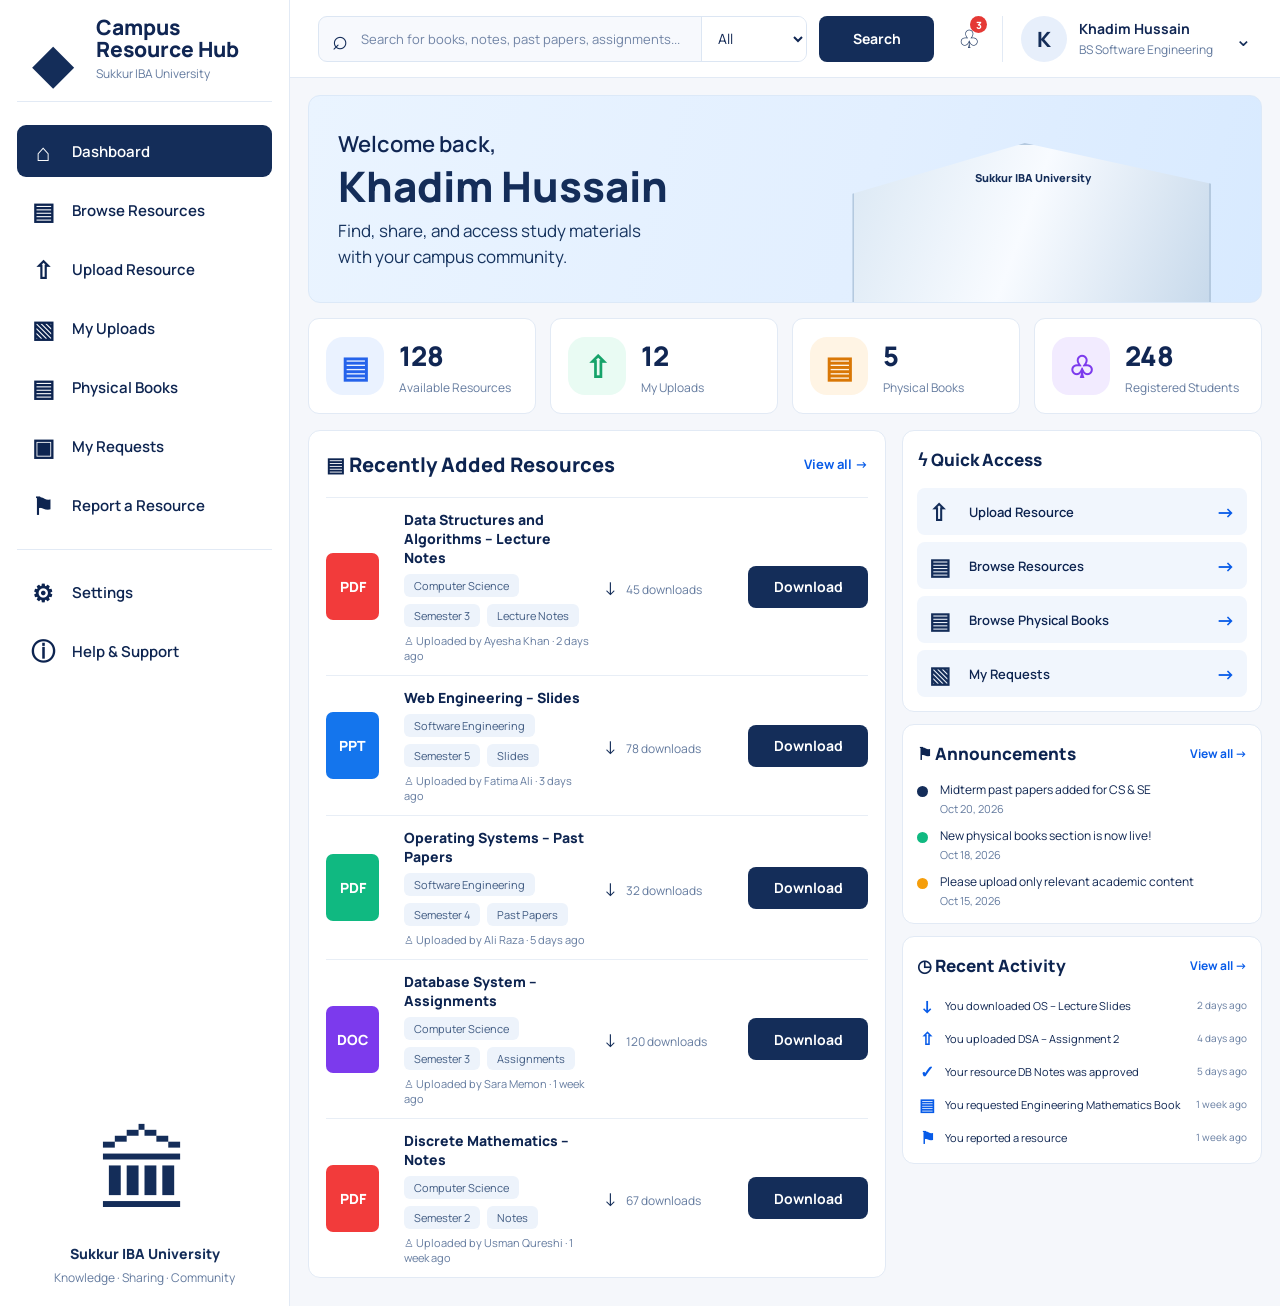
<file: index.html>
<!DOCTYPE html>
<html lang="en">
<head>
    <meta charset="UTF-8">
    <meta name="viewport" content="width=device-width, initial-scale=1.0">

    <title>Campus Resource Hub | Dashboard</title>

    <!-- Manrope Font -->
    <link rel="preconnect" href="https://fonts.googleapis.com">
    <link rel="preconnect" href="https://fonts.gstatic.com" crossorigin>
    <link href="https://fonts.googleapis.com/css2?family=Manrope:wght@400;500;600;700;800&display=swap" rel="stylesheet">

    <!-- Custom CSS -->
    <link rel="stylesheet" href="assets/css/style.css">
</head>

<body>

<div class="app-shell">

    <!-- Sidebar -->
    <aside class="sidebar">

        <a href="#" class="brand">
            <div class="brand-mark">◆</div>
            <div class="brand-copy">
                <strong>Campus<br>Resource Hub</strong>
                <small>Sukkur IBA University</small>
            </div>
        </a>

        <nav class="main-nav">
            <a href="#" class="nav-item active"><span>⌂</span> Dashboard</a>
            <a href="browse-resources.html" class="nav-item">
                <span>▤</span> Browse Resources
            </a>
            <a href="upload-resource.html" class="nav-item">
                <span>⇧</span> Upload Resource
            </a>
            <a href="my-uploads.html" class="nav-item">
                <span>▧</span> My Uploads
            </a>
            <a href="physical-books.html" class="nav-item">
                <span>▤</span> Physical Books
            </a>
            <a href="my-requests.html" class="nav-item">
                <span>▣</span> My Requests
            </a>
            <a href="#" class="nav-item"><span>⚑</span> Report a Resource</a>
        </nav>

        <div class="nav-divider"></div>

        <nav class="secondary-nav">
            <a href="#" class="nav-item"><span>⚙</span> Settings</a>
            <a href="#" class="nav-item"><span>ⓘ</span> Help &amp; Support</a>
        </nav>

        <div class="sidebar-university">
            <div class="university-building">🏛</div>
            <strong>Sukkur IBA University</strong>
            <span>Knowledge · Sharing · Community</span>
        </div>

    </aside>

    <!-- Main Content -->
    <main class="main-content">

        <!-- Header -->
        <header class="topbar">

            <div class="search-area">
                <div class="search-box">
                    <span class="search-icon">⌕</span>

                    <input
                        type="search"
                        placeholder="Search for books, notes, past papers, assignments..."
                    >

                    <select>
                        <option>All</option>
                        <option>Books</option>
                        <option>Notes</option>
                        <option>Past Papers</option>
                        <option>Assignments</option>
                    </select>
                </div>

                <button class="button button-primary search-button">
                    Search
                </button>
            </div>

            <div class="topbar-actions">

                <button class="notification">
                    ♧
                    <span>3</span>
                </button>

                <div class="user-summary">
                    <div class="avatar">K</div>

                    <div>
                        <strong>Khadim Hussain</strong>
                        <small>BS Software Engineering</small>
                    </div>

                    <span class="chevron">⌄</span>
                </div>

            </div>

        </header>

        <div class="page-content">

            <!-- Welcome Banner -->
            <section class="welcome-banner">

                <div class="welcome-copy">
                    <p>Welcome back,</p>

                    <h1>Khadim Hussain</h1>

                    <span>
                        Find, share, and access study materials<br>
                        with your campus community.
                    </span>
                </div>

                <div class="campus-art">
                    <div class="campus-building">
                        <div class="building-label">
                            Sukkur IBA University
                        </div>
                    </div>
                </div>

            </section>

            <!-- Statistics -->
            <section class="stats-grid">

                <article class="stat-card">
                    <span class="stat-icon blue">▤</span>
                    <div>
                        <strong>128</strong>
                        <small>Available Resources</small>
                    </div>
                </article>

                <article class="stat-card">
                    <span class="stat-icon green">⇧</span>
                    <div>
                        <strong>12</strong>
                        <small>My Uploads</small>
                    </div>
                </article>

                <article class="stat-card">
                    <span class="stat-icon amber">▤</span>
                    <div>
                        <strong>5</strong>
                        <small>Physical Books</small>
                    </div>
                </article>

                <article class="stat-card">
                    <span class="stat-icon violet">♧</span>
                    <div>
                        <strong>248</strong>
                        <small>Registered Students</small>
                    </div>
                </article>

            </section>

            <!-- Dashboard Grid -->
            <div class="dashboard-grid">

                <!-- Recently Added Resources -->
                <section class="panel resources-panel">

                    <div class="panel-heading">
                        <h2>▤ Recently Added Resources</h2>
                        <a href="#">View all →</a>
                    </div>

                    <div class="resource-list">

                        <article class="resource-row">
                            <div class="file-icon pdf">PDF</div>

                            <div class="resource-info">
                                <h3>Data Structures and Algorithms – Lecture Notes</h3>

                                <div class="tags">
                                    <span>Computer Science</span>
                                    <span>Semester 3</span>
                                    <span>Lecture Notes</span>
                                </div>

                                <p>♙ Uploaded by Ayesha Khan · 2 days ago</p>
                            </div>

                            <div class="download-count">↓ <span>45 downloads</span></div>

                            <button class="button button-primary download-button">
                                Download
                            </button>
                        </article>

                        <article class="resource-row">
                            <div class="file-icon ppt">PPT</div>

                            <div class="resource-info">
                                <h3>Web Engineering – Slides</h3>

                                <div class="tags">
                                    <span>Software Engineering</span>
                                    <span>Semester 5</span>
                                    <span>Slides</span>
                                </div>

                                <p>♙ Uploaded by Fatima Ali · 3 days ago</p>
                            </div>

                            <div class="download-count">↓ <span>78 downloads</span></div>

                            <button class="button button-primary download-button">
                                Download
                            </button>
                        </article>

                        <article class="resource-row">
                            <div class="file-icon green-file">PDF</div>

                            <div class="resource-info">
                                <h3>Operating Systems – Past Papers</h3>

                                <div class="tags">
                                    <span>Software Engineering</span>
                                    <span>Semester 4</span>
                                    <span>Past Papers</span>
                                </div>

                                <p>♙ Uploaded by Ali Raza · 5 days ago</p>
                            </div>

                            <div class="download-count">↓ <span>32 downloads</span></div>

                            <button class="button button-primary download-button">
                                Download
                            </button>
                        </article>

                        <article class="resource-row">
                            <div class="file-icon doc">DOC</div>

                            <div class="resource-info">
                                <h3>Database System – Assignments</h3>

                                <div class="tags">
                                    <span>Computer Science</span>
                                    <span>Semester 3</span>
                                    <span>Assignments</span>
                                </div>

                                <p>♙ Uploaded by Sara Memon · 1 week ago</p>
                            </div>

                            <div class="download-count">↓ <span>120 downloads</span></div>

                            <button class="button button-primary download-button">
                                Download
                            </button>
                        </article>

                        <article class="resource-row">
                            <div class="file-icon pdf">PDF</div>

                            <div class="resource-info">
                                <h3>Discrete Mathematics – Notes</h3>

                                <div class="tags">
                                    <span>Computer Science</span>
                                    <span>Semester 2</span>
                                    <span>Notes</span>
                                </div>

                                <p>♙ Uploaded by Usman Qureshi · 1 week ago</p>
                            </div>

                            <div class="download-count">↓ <span>67 downloads</span></div>

                            <button class="button button-primary download-button">
                                Download
                            </button>
                        </article>

                    </div>
                </section>

                <!-- Right Side -->
                <aside class="right-column">

                    <!-- Quick Access -->
                    <section class="panel quick-panel">

                        <div class="panel-heading compact">
                            <h2>ϟ Quick Access</h2>
                        </div>

                        <div class="quick-links">
                            <a href="#"><span>⇧</span> Upload Resource <b>→</b></a>
                            <a href="#"><span>▤</span> Browse Resources <b>→</b></a>
                            <a href="#"><span>▤</span> Browse Physical Books <b>→</b></a>
                            <a href="#"><span>▧</span> My Requests <b>→</b></a>
                        </div>

                    </section>

                    <!-- Announcements -->
                    <section class="panel announcements-panel">

                        <div class="panel-heading compact">
                            <h2>⚑ Announcements</h2>
                            <a href="#">View all →</a>
                        </div>

                        <ul class="announcement-list">
                            <li>
                                <i class="dot navy-dot"></i>
                                <div>
                                    Midterm past papers added for CS &amp; SE
                                    <small>Oct 20, 2026</small>
                                </div>
                            </li>

                            <li>
                                <i class="dot green-dot"></i>
                                <div>
                                    New physical books section is now live!
                                    <small>Oct 18, 2026</small>
                                </div>
                            </li>

                            <li>
                                <i class="dot orange-dot"></i>
                                <div>
                                    Please upload only relevant academic content
                                    <small>Oct 15, 2026</small>
                                </div>
                            </li>
                        </ul>

                    </section>

                    <!-- Recent Activity -->
                    <section class="panel activity-panel">

                        <div class="panel-heading compact">
                            <h2>◷ Recent Activity</h2>
                            <a href="#">View all →</a>
                        </div>

                        <ul class="activity-list">
                            <li>
                                <span class="activity-icon">↓</span>
                                <span>You downloaded OS – Lecture Slides</span>
                                <small>2 days ago</small>
                            </li>

                            <li>
                                <span class="activity-icon">⇧</span>
                                <span>You uploaded DSA – Assignment 2</span>
                                <small>4 days ago</small>
                            </li>

                            <li>
                                <span class="activity-icon">✓</span>
                                <span>Your resource DB Notes was approved</span>
                                <small>5 days ago</small>
                            </li>

                            <li>
                                <span class="activity-icon">▤</span>
                                <span>You requested Engineering Mathematics Book</span>
                                <small>1 week ago</small>
                            </li>

                            <li>
                                <span class="activity-icon">⚑</span>
                                <span>You reported a resource</span>
                                <small>1 week ago</small>
                            </li>
                        </ul>

                    </section>

                </aside>

            </div>
        </div>
    </main>
</div>

</body>
</html>
</file>
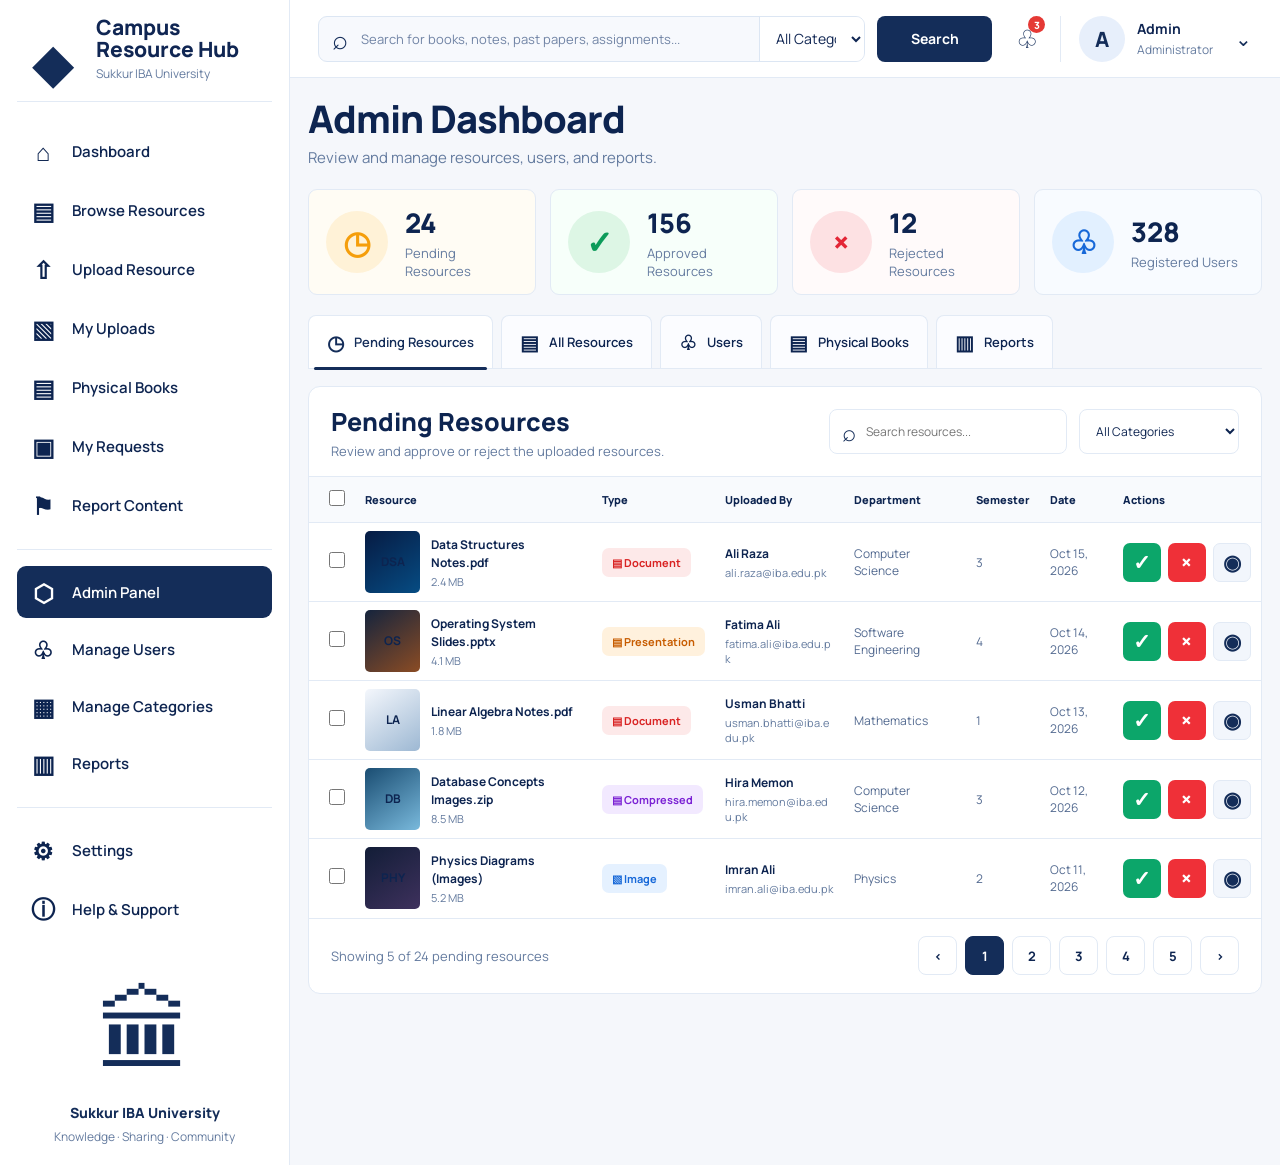
<file: admin-dashboard.html>
<!DOCTYPE html>
<html lang="en">
<head>
    <meta charset="UTF-8">
    <meta name="viewport" content="width=device-width, initial-scale=1.0">

    <title>Admin Dashboard | Campus Resource Hub</title>

    <link rel="preconnect" href="https://fonts.googleapis.com">
    <link rel="preconnect" href="https://fonts.gstatic.com" crossorigin>
    <link href="https://fonts.googleapis.com/css2?family=Manrope:wght@400;500;600;700;800&display=swap" rel="stylesheet">

    <link rel="stylesheet" href="assets/css/style.css">
</head>

<body>

<div class="app-shell">

    <!-- Admin Sidebar -->
    <aside class="sidebar">

        <a href="index.html" class="brand">
            <div class="brand-mark">◆</div>
            <div class="brand-copy">
                <strong>Campus<br>Resource Hub</strong>
                <small>Sukkur IBA University</small>
            </div>
        </a>

        <nav class="main-nav">

            <a href="index.html" class="nav-item">
                <span>⌂</span> Dashboard
            </a>

            <a href="browse-resources.html" class="nav-item">
                <span>▤</span> Browse Resources
            </a>

            <a href="upload-resource.html" class="nav-item">
                <span>⇧</span> Upload Resource
            </a>

            <a href="my-uploads.html" class="nav-item">
                <span>▧</span> My Uploads
            </a>

            <a href="physical-books.html" class="nav-item">
                <span>▤</span> Physical Books
            </a>

            <a href="my-requests.html" class="nav-item">
                <span>▣</span> My Requests
            </a>

            <a href="#" class="nav-item">
                <span>⚑</span> Report Content
            </a>

        </nav>

        <div class="nav-divider"></div>

        <nav class="admin-nav">

            <a href="admin-dashboard.html" class="nav-item active">
                <span>⬡</span> Admin Panel
            </a>

            <a href="manage-users.html" class="nav-item">
                <span>♧</span> Manage Users
            </a>

            <a href="manage-categories.html" class="nav-item">
                <span>▦</span> Manage Categories
            </a>

            <a href="admin-reports.html" class="nav-item">
                <span>▥</span> Reports
            </a>

        </nav>

        <div class="nav-divider"></div>

        <nav class="secondary-nav">

            <a href="#" class="nav-item">
                <span>⚙</span> Settings
            </a>

            <a href="#" class="nav-item">
                <span>ⓘ</span> Help &amp; Support
            </a>

        </nav>

        <div class="sidebar-university">
            <div class="university-building">🏛</div>
            <strong>Sukkur IBA University</strong>
            <span>Knowledge · Sharing · Community</span>
        </div>

    </aside>

    <!-- Main Content -->
    <main class="main-content">

        <!-- Header -->
        <header class="topbar">

            <div class="search-area">

                <div class="search-box">
                    <span class="search-icon">⌕</span>

                    <input
                        type="search"
                        placeholder="Search for books, notes, past papers, assignments..."
                    >

                    <select>
                        <option>All Categories</option>
                        <option>Books</option>
                        <option>Notes</option>
                        <option>Past Papers</option>
                        <option>Assignments</option>
                    </select>
                </div>

                <button class="button button-primary search-button">
                    Search
                </button>

            </div>

            <div class="topbar-actions">

                <button class="notification">
                    ♧
                    <span>3</span>
                </button>

                <div class="user-summary">
                    <div class="avatar">A</div>

                    <div>
                        <strong>Admin</strong>
                        <small>Administrator</small>
                    </div>

                    <span class="chevron">⌄</span>
                </div>

            </div>

        </header>

        <!-- Admin Dashboard -->
        <div class="page-content admin-dashboard-page">

            <!-- Heading -->
            <section class="admin-heading">
                <h1>Admin Dashboard</h1>
                <p>Review and manage resources, users, and reports.</p>
            </section>

            <!-- Statistics -->
            <section class="admin-stats-grid">

                <article class="admin-stat-card pending-stat">
                    <div class="stat-icon">◷</div>
                    <div>
                        <strong>24</strong>
                        <span>Pending Resources</span>
                    </div>
                </article>

                <article class="admin-stat-card approved-stat">
                    <div class="stat-icon">✓</div>
                    <div>
                        <strong>156</strong>
                        <span>Approved Resources</span>
                    </div>
                </article>

                <article class="admin-stat-card rejected-stat">
                    <div class="stat-icon">×</div>
                    <div>
                        <strong>12</strong>
                        <span>Rejected Resources</span>
                    </div>
                </article>

                <article class="admin-stat-card users-stat">
                    <div class="stat-icon">♧</div>
                    <div>
                        <strong>328</strong>
                        <span>Registered Users</span>
                    </div>
                </article>

            </section>

            <!-- Admin Tabs -->
            <nav class="admin-tabs">

                <a href="#pending-resources" class="admin-tab active">
                    <span>◷</span> Pending Resources
                </a>

                <a href="#all-resources" class="admin-tab">
                    <span>▤</span> All Resources
                </a>

                <a href="manage-users.html" class="admin-tab">
                    <span>♧</span> Users
                </a>

                <a href="physical-books.html" class="admin-tab">
                    <span>▤</span> Physical Books
                </a>

                <a href="admin-reports.html" class="admin-tab">
                    <span>▥</span> Reports
                </a>

            </nav>

            <!-- Pending Resources Panel -->
            <section class="panel pending-resources-panel" id="pending-resources">

                <div class="pending-panel-header">

                    <div>
                        <h2>Pending Resources</h2>
                        <p>Review and approve or reject the uploaded resources.</p>
                    </div>

                    <div class="pending-filters">

                        <div class="admin-search">
                            <span>⌕</span>
                            <input
                                type="search"
                                placeholder="Search resources..."
                            >
                        </div>

                        <select>
                            <option>All Categories</option>
                            <option>Documents</option>
                            <option>Presentations</option>
                            <option>Images</option>
                            <option>Compressed</option>
                        </select>

                    </div>

                </div>

                <!-- Resources Table -->
                <div class="admin-table-wrapper">

                    <table class="admin-resources-table">

                        <thead>
                            <tr>
                                <th>
                                    <input type="checkbox" aria-label="Select all resources">
                                </th>
                                <th>Resource</th>
                                <th>Type</th>
                                <th>Uploaded By</th>
                                <th>Department</th>
                                <th>Semester</th>
                                <th>Date</th>
                                <th>Actions</th>
                            </tr>
                        </thead>

                        <tbody>

                            <!-- Row 1 -->
                            <tr>
                                <td>
                                    <input type="checkbox" aria-label="Select Data Structures resource">
                                </td>

                                <td>
                                    <div class="admin-resource-cell">
                                        <div class="admin-resource-cover cover-dsa">
                                            <strong>DSA</strong>
                                        </div>

                                        <div>
                                            <strong>Data Structures Notes.pdf</strong>
                                            <small>2.4 MB</small>
                                        </div>
                                    </div>
                                </td>

                                <td>
                                    <span class="resource-type document-type">▤ Document</span>
                                </td>

                                <td>
                                    <strong>Ali Raza</strong>
                                    <small>ali.raza@iba.edu.pk</small>
                                </td>

                                <td>Computer Science</td>
                                <td>3</td>
                                <td>Oct 15, 2026</td>

                                <td>
                                    <div class="admin-action-buttons">
                                        <button class="approve-action" title="Approve">✓</button>
                                        <button class="reject-action" title="Reject">×</button>
                                        <button class="view-action" title="View">◉</button>
                                    </div>
                                </td>
                            </tr>

                            <!-- Row 2 -->
                            <tr>
                                <td>
                                    <input type="checkbox" aria-label="Select Operating System resource">
                                </td>

                                <td>
                                    <div class="admin-resource-cell">
                                        <div class="admin-resource-cover cover-os">
                                            <strong>OS</strong>
                                        </div>

                                        <div>
                                            <strong>Operating System Slides.pptx</strong>
                                            <small>4.1 MB</small>
                                        </div>
                                    </div>
                                </td>

                                <td>
                                    <span class="resource-type presentation-type">▤ Presentation</span>
                                </td>

                                <td>
                                    <strong>Fatima Ali</strong>
                                    <small>fatima.ali@iba.edu.pk</small>
                                </td>

                                <td>Software Engineering</td>
                                <td>4</td>
                                <td>Oct 14, 2026</td>

                                <td>
                                    <div class="admin-action-buttons">
                                        <button class="approve-action" title="Approve">✓</button>
                                        <button class="reject-action" title="Reject">×</button>
                                        <button class="view-action" title="View">◉</button>
                                    </div>
                                </td>
                            </tr>

                            <!-- Row 3 -->
                            <tr>
                                <td>
                                    <input type="checkbox" aria-label="Select Linear Algebra resource">
                                </td>

                                <td>
                                    <div class="admin-resource-cell">
                                        <div class="admin-resource-cover cover-algebra">
                                            <strong>LA</strong>
                                        </div>

                                        <div>
                                            <strong>Linear Algebra Notes.pdf</strong>
                                            <small>1.8 MB</small>
                                        </div>
                                    </div>
                                </td>

                                <td>
                                    <span class="resource-type document-type">▤ Document</span>
                                </td>

                                <td>
                                    <strong>Usman Bhatti</strong>
                                    <small>usman.bhatti@iba.edu.pk</small>
                                </td>

                                <td>Mathematics</td>
                                <td>1</td>
                                <td>Oct 13, 2026</td>

                                <td>
                                    <div class="admin-action-buttons">
                                        <button class="approve-action" title="Approve">✓</button>
                                        <button class="reject-action" title="Reject">×</button>
                                        <button class="view-action" title="View">◉</button>
                                    </div>
                                </td>
                            </tr>

                            <!-- Row 4 -->
                            <tr>
                                <td>
                                    <input type="checkbox" aria-label="Select Database resource">
                                </td>

                                <td>
                                    <div class="admin-resource-cell">
                                        <div class="admin-resource-cover cover-database">
                                            <strong>DB</strong>
                                        </div>

                                        <div>
                                            <strong>Database Concepts Images.zip</strong>
                                            <small>8.5 MB</small>
                                        </div>
                                    </div>
                                </td>

                                <td>
                                    <span class="resource-type compressed-type">▤ Compressed</span>
                                </td>

                                <td>
                                    <strong>Hira Memon</strong>
                                    <small>hira.memon@iba.edu.pk</small>
                                </td>

                                <td>Computer Science</td>
                                <td>3</td>
                                <td>Oct 12, 2026</td>

                                <td>
                                    <div class="admin-action-buttons">
                                        <button class="approve-action" title="Approve">✓</button>
                                        <button class="reject-action" title="Reject">×</button>
                                        <button class="view-action" title="View">◉</button>
                                    </div>
                                </td>
                            </tr>

                            <!-- Row 5 -->
                            <tr>
                                <td>
                                    <input type="checkbox" aria-label="Select Physics resource">
                                </td>

                                <td>
                                    <div class="admin-resource-cell">
                                        <div class="admin-resource-cover cover-physics">
                                            <strong>PHY</strong>
                                        </div>

                                        <div>
                                            <strong>Physics Diagrams (Images)</strong>
                                            <small>5.2 MB</small>
                                        </div>
                                    </div>
                                </td>

                                <td>
                                    <span class="resource-type image-type">▧ Image</span>
                                </td>

                                <td>
                                    <strong>Imran Ali</strong>
                                    <small>imran.ali@iba.edu.pk</small>
                                </td>

                                <td>Physics</td>
                                <td>2</td>
                                <td>Oct 11, 2026</td>

                                <td>
                                    <div class="admin-action-buttons">
                                        <button class="approve-action" title="Approve">✓</button>
                                        <button class="reject-action" title="Reject">×</button>
                                        <button class="view-action" title="View">◉</button>
                                    </div>
                                </td>
                            </tr>

                        </tbody>

                    </table>

                </div>

                <!-- Table Footer -->
                <div class="admin-table-footer">

                    <p>Showing 5 of 24 pending resources</p>

                    <nav class="admin-pagination">
                        <a href="#">‹</a>
                        <a href="#" class="active">1</a>
                        <a href="#">2</a>
                        <a href="#">3</a>
                        <a href="#">4</a>
                        <a href="#">5</a>
                        <a href="#">›</a>
                    </nav>

                </div>

            </section>

        </div>

    </main>

</div>

</body>
</html>
</file>
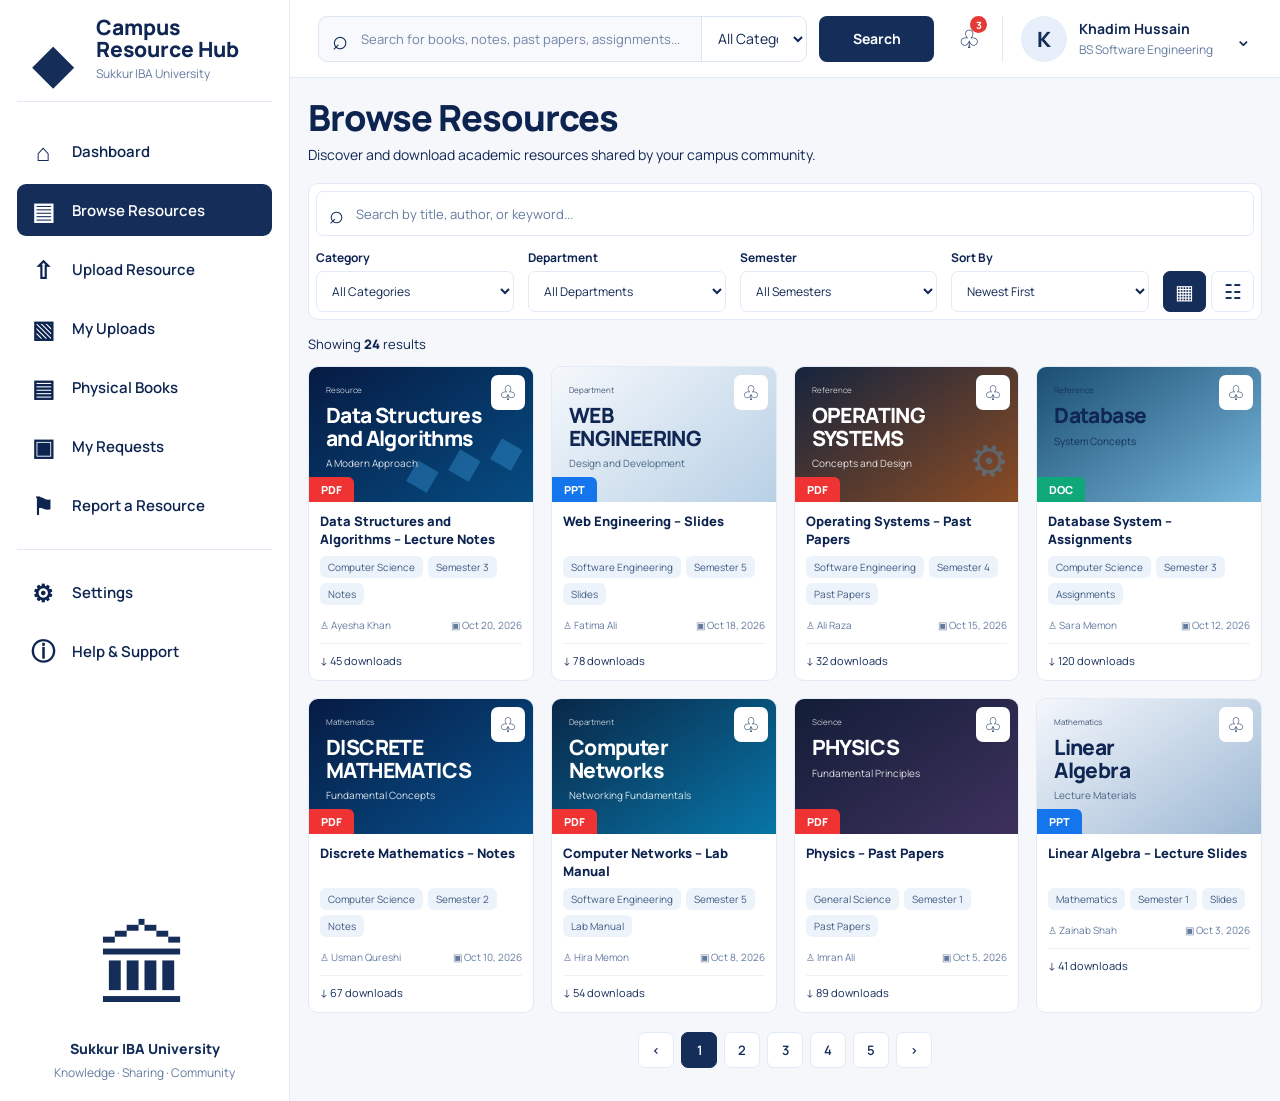
<file: browse-resources.html>
<!DOCTYPE html>
<html lang="en">
<head>
    <meta charset="UTF-8">
    <meta name="viewport" content="width=device-width, initial-scale=1.0">

    <title>Browse Resources | Campus Resource Hub</title>

    <!-- Manrope Font -->
    <link rel="preconnect" href="https://fonts.googleapis.com">
    <link rel="preconnect" href="https://fonts.gstatic.com" crossorigin>
    <link href="https://fonts.googleapis.com/css2?family=Manrope:wght@400;500;600;700;800&display=swap" rel="stylesheet">

    <!-- Main Stylesheet -->
    <link rel="stylesheet" href="assets/css/style.css">
</head>

<body>

<div class="app-shell">

    <!-- Sidebar -->
    <aside class="sidebar">

        <a href="index.html" class="brand">
            <div class="brand-mark">◆</div>
            <div class="brand-copy">
                <strong>Campus<br>Resource Hub</strong>
                <small>Sukkur IBA University</small>
            </div>
        </a>

        <nav class="main-nav">
            <a href="index.html" class="nav-item">
                <span>⌂</span> Dashboard
            </a>

            <a href="browse-resources.html" class="nav-item active">
                <span>▤</span> Browse Resources
            </a>

            <a href="#" class="nav-item">
                <span>⇧</span> Upload Resource
            </a>

            <a href="#" class="nav-item">
                <span>▧</span> My Uploads
            </a>

            <a href="#" class="nav-item">
                <span>▤</span> Physical Books
            </a>

            <a href="#" class="nav-item">
                <span>▣</span> My Requests
            </a>

            <a href="#" class="nav-item">
                <span>⚑</span> Report a Resource
            </a>
        </nav>

        <div class="nav-divider"></div>

        <nav class="secondary-nav">
            <a href="#" class="nav-item">
                <span>⚙</span> Settings
            </a>

            <a href="#" class="nav-item">
                <span>ⓘ</span> Help &amp; Support
            </a>
        </nav>

        <div class="sidebar-university">
            <div class="university-building">🏛</div>
            <strong>Sukkur IBA University</strong>
            <span>Knowledge · Sharing · Community</span>
        </div>

    </aside>

    <!-- Main Content -->
    <main class="main-content">

        <!-- Header -->
        <header class="topbar">

            <div class="search-area">

                <div class="search-box">
                    <span class="search-icon">⌕</span>

                    <input
                        type="search"
                        placeholder="Search for books, notes, past papers, assignments..."
                    >

                    <select>
                        <option>All Categories</option>
                        <option>Books</option>
                        <option>Notes</option>
                        <option>Past Papers</option>
                        <option>Assignments</option>
                        <option>Slides</option>
                    </select>
                </div>

                <button class="button button-primary search-button">
                    Search
                </button>

            </div>

            <div class="topbar-actions">

                <button class="notification">
                    ♧
                    <span>3</span>
                </button>

                <div class="user-summary">
                    <div class="avatar">K</div>

                    <div>
                        <strong>Khadim Hussain</strong>
                        <small>BS Software Engineering</small>
                    </div>

                    <span class="chevron">⌄</span>
                </div>

            </div>

        </header>

        <!-- Browse Page -->
        <div class="page-content browse-page">

            <section class="browse-heading">
                <h1>Browse Resources</h1>
                <p>
                    Discover and download academic resources shared by your campus community.
                </p>
            </section>

            <!-- Filters -->
            <section class="filter-panel">

                <div class="resource-search">
                    <span>⌕</span>
                    <input
                        type="search"
                        placeholder="Search by title, author, or keyword..."
                    >
                </div>

                <div class="filter-controls">

                    <div class="filter-group">
                        <label for="category">Category</label>
                        <select id="category">
                            <option>All Categories</option>
                            <option>Books</option>
                            <option>Lecture Notes</option>
                            <option>Past Papers</option>
                            <option>Assignments</option>
                            <option>Slides</option>
                            <option>Lab Manuals</option>
                        </select>
                    </div>

                    <div class="filter-group">
                        <label for="department">Department</label>
                        <select id="department">
                            <option>All Departments</option>
                            <option>Computer Science</option>
                            <option>Software Engineering</option>
                            <option>Electrical Engineering</option>
                            <option>Mathematics</option>
                            <option>Business Administration</option>
                        </select>
                    </div>

                    <div class="filter-group">
                        <label for="semester">Semester</label>
                        <select id="semester">
                            <option>All Semesters</option>
                            <option>Semester 1</option>
                            <option>Semester 2</option>
                            <option>Semester 3</option>
                            <option>Semester 4</option>
                            <option>Semester 5</option>
                            <option>Semester 6</option>
                            <option>Semester 7</option>
                            <option>Semester 8</option>
                        </select>
                    </div>

                    <div class="filter-group">
                        <label for="sort">Sort By</label>
                        <select id="sort">
                            <option>Newest First</option>
                            <option>Oldest First</option>
                            <option>Most Downloaded</option>
                            <option>Title A-Z</option>
                        </select>
                    </div>

                    <div class="view-controls">
                        <button class="view-button active" aria-label="Grid view">▦</button>
                        <button class="view-button" aria-label="List view">☷</button>
                    </div>

                </div>

            </section>

            <!-- Results -->
            <div class="results-heading">
                <span>Showing <strong>24</strong> results</span>
            </div>

            <!-- Resource Cards -->
            <section class="resource-grid">

                <!-- Resource 1 -->
                <article class="resource-card">

                    <div class="resource-cover cover-dsa">
                        <div class="cover-decoration">◆ ◆ ◆</div>
                        <div class="cover-content">
                            <small>Resource</small>
                            <h2>Data Structures<br>and Algorithms</h2>
                            <p>A Modern Approach</p>
                        </div>

                        <span class="file-label pdf-label">PDF</span>
                        <button class="bookmark-button" aria-label="Bookmark resource">♧</button>
                    </div>

                    <div class="resource-card-body">
                        <h3>Data Structures and Algorithms – Lecture Notes</h3>

                        <div class="tags">
                            <span>Computer Science</span>
                            <span>Semester 3</span>
                            <span>Notes</span>
                        </div>

                        <div class="resource-meta">
                            <span>♙ Ayesha Khan</span>
                            <span>▣ Oct 20, 2026</span>
                        </div>

                        <div class="resource-footer">
                            <span>↓ 45 downloads</span>
                        </div>
                    </div>

                </article>

                <!-- Resource 2 -->
                <article class="resource-card">

                    <div class="resource-cover cover-web">
                        <div class="cover-content">
                            <small>Department</small>
                            <h2>WEB<br>ENGINEERING</h2>
                            <p>Design and Development</p>
                        </div>

                        <span class="file-label ppt-label">PPT</span>
                        <button class="bookmark-button" aria-label="Bookmark resource">♧</button>
                    </div>

                    <div class="resource-card-body">
                        <h3>Web Engineering – Slides</h3>

                        <div class="tags">
                            <span>Software Engineering</span>
                            <span>Semester 5</span>
                            <span>Slides</span>
                        </div>

                        <div class="resource-meta">
                            <span>♙ Fatima Ali</span>
                            <span>▣ Oct 18, 2026</span>
                        </div>

                        <div class="resource-footer">
                            <span>↓ 78 downloads</span>
                        </div>
                    </div>

                </article>

                <!-- Resource 3 -->
                <article class="resource-card">

                    <div class="resource-cover cover-os">
                        <div class="cover-decoration">⚙</div>
                        <div class="cover-content">
                            <small>Reference</small>
                            <h2>OPERATING<br>SYSTEMS</h2>
                            <p>Concepts and Design</p>
                        </div>

                        <span class="file-label pdf-label">PDF</span>
                        <button class="bookmark-button" aria-label="Bookmark resource">♧</button>
                    </div>

                    <div class="resource-card-body">
                        <h3>Operating Systems – Past Papers</h3>

                        <div class="tags">
                            <span>Software Engineering</span>
                            <span>Semester 4</span>
                            <span>Past Papers</span>
                        </div>

                        <div class="resource-meta">
                            <span>♙ Ali Raza</span>
                            <span>▣ Oct 15, 2026</span>
                        </div>

                        <div class="resource-footer">
                            <span>↓ 32 downloads</span>
                        </div>
                    </div>

                </article>

                <!-- Resource 4 -->
                <article class="resource-card">

                    <div class="resource-cover cover-database">
                        <div class="cover-content">
                            <small>Reference</small>
                            <h2>Database</h2>
                            <p>System Concepts</p>
                        </div>

                        <span class="file-label doc-label">DOC</span>
                        <button class="bookmark-button" aria-label="Bookmark resource">♧</button>
                    </div>

                    <div class="resource-card-body">
                        <h3>Database System – Assignments</h3>

                        <div class="tags">
                            <span>Computer Science</span>
                            <span>Semester 3</span>
                            <span>Assignments</span>
                        </div>

                        <div class="resource-meta">
                            <span>♙ Sara Memon</span>
                            <span>▣ Oct 12, 2026</span>
                        </div>

                        <div class="resource-footer">
                            <span>↓ 120 downloads</span>
                        </div>
                    </div>

                </article>

                <!-- Resource 5 -->
                <article class="resource-card">

                    <div class="resource-cover cover-math">
                        <div class="cover-content">
                            <small>Mathematics</small>
                            <h2>DISCRETE<br>MATHEMATICS</h2>
                            <p>Fundamental Concepts</p>
                        </div>

                        <span class="file-label pdf-label">PDF</span>
                        <button class="bookmark-button" aria-label="Bookmark resource">♧</button>
                    </div>

                    <div class="resource-card-body">
                        <h3>Discrete Mathematics – Notes</h3>

                        <div class="tags">
                            <span>Computer Science</span>
                            <span>Semester 2</span>
                            <span>Notes</span>
                        </div>

                        <div class="resource-meta">
                            <span>♙ Usman Qureshi</span>
                            <span>▣ Oct 10, 2026</span>
                        </div>

                        <div class="resource-footer">
                            <span>↓ 67 downloads</span>
                        </div>
                    </div>

                </article>

                <!-- Resource 6 -->
                <article class="resource-card">

                    <div class="resource-cover cover-network">
                        <div class="cover-content">
                            <small>Department</small>
                            <h2>Computer<br>Networks</h2>
                            <p>Networking Fundamentals</p>
                        </div>

                        <span class="file-label pdf-label">PDF</span>
                        <button class="bookmark-button" aria-label="Bookmark resource">♧</button>
                    </div>

                    <div class="resource-card-body">
                        <h3>Computer Networks – Lab Manual</h3>

                        <div class="tags">
                            <span>Software Engineering</span>
                            <span>Semester 5</span>
                            <span>Lab Manual</span>
                        </div>

                        <div class="resource-meta">
                            <span>♙ Hira Memon</span>
                            <span>▣ Oct 8, 2026</span>
                        </div>

                        <div class="resource-footer">
                            <span>↓ 54 downloads</span>
                        </div>
                    </div>

                </article>

                <!-- Resource 7 -->
                <article class="resource-card">

                    <div class="resource-cover cover-physics">
                        <div class="cover-content">
                            <small>Science</small>
                            <h2>PHYSICS</h2>
                            <p>Fundamental Principles</p>
                        </div>

                        <span class="file-label pdf-label">PDF</span>
                        <button class="bookmark-button" aria-label="Bookmark resource">♧</button>
                    </div>

                    <div class="resource-card-body">
                        <h3>Physics – Past Papers</h3>

                        <div class="tags">
                            <span>General Science</span>
                            <span>Semester 1</span>
                            <span>Past Papers</span>
                        </div>

                        <div class="resource-meta">
                            <span>♙ Imran Ali</span>
                            <span>▣ Oct 5, 2026</span>
                        </div>

                        <div class="resource-footer">
                            <span>↓ 89 downloads</span>
                        </div>
                    </div>

                </article>

                <!-- Resource 8 -->
                <article class="resource-card">

                    <div class="resource-cover cover-algebra">
                        <div class="cover-content">
                            <small>Mathematics</small>
                            <h2>Linear<br>Algebra</h2>
                            <p>Lecture Materials</p>
                        </div>

                        <span class="file-label ppt-label">PPT</span>
                        <button class="bookmark-button" aria-label="Bookmark resource">♧</button>
                    </div>

                    <div class="resource-card-body">
                        <h3>Linear Algebra – Lecture Slides</h3>

                        <div class="tags">
                            <span>Mathematics</span>
                            <span>Semester 1</span>
                            <span>Slides</span>
                        </div>

                        <div class="resource-meta">
                            <span>♙ Zainab Shah</span>
                            <span>▣ Oct 3, 2026</span>
                        </div>

                        <div class="resource-footer">
                            <span>↓ 41 downloads</span>
                        </div>
                    </div>

                </article>

            </section>

            <!-- Pagination -->
            <nav class="pagination" aria-label="Resource pages">
                <a href="#" class="page-arrow">‹</a>
                <a href="#" class="page-number active">1</a>
                <a href="#" class="page-number">2</a>
                <a href="#" class="page-number">3</a>
                <a href="#" class="page-number">4</a>
                <a href="#" class="page-number">5</a>
                <a href="#" class="page-arrow">›</a>
            </nav>

        </div>
    </main>
</div>

</body>
</html>
</file>
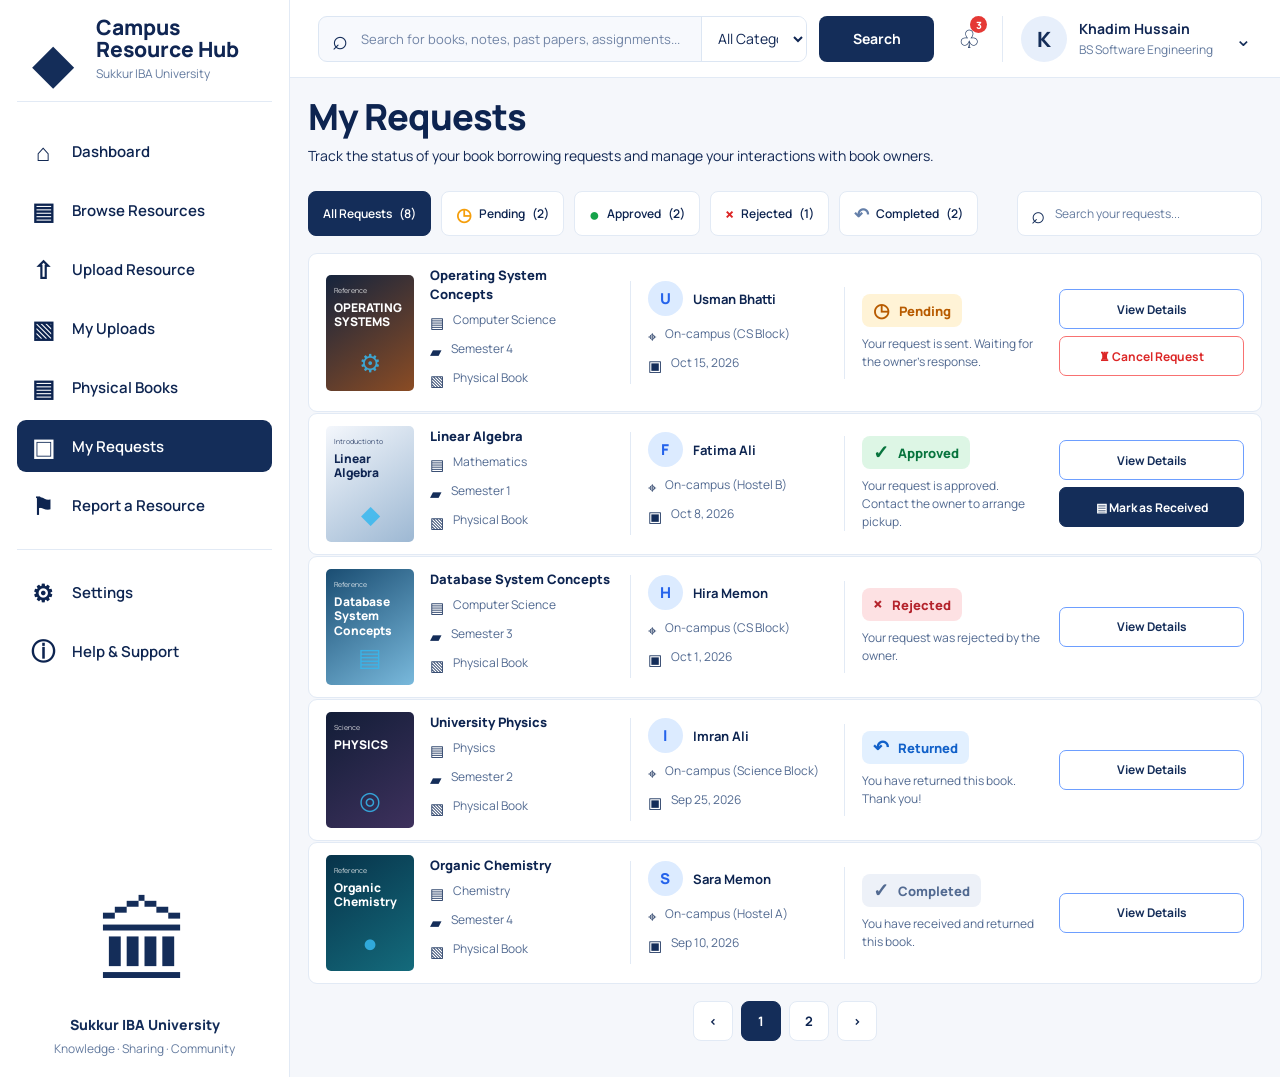
<file: my-requests.html>
<!DOCTYPE html>
<html lang="en">
<head>
    <meta charset="UTF-8">
    <meta name="viewport" content="width=device-width, initial-scale=1.0">

    <title>My Requests | Campus Resource Hub</title>

    <!-- Manrope Font -->
    <link rel="preconnect" href="https://fonts.googleapis.com">
    <link rel="preconnect" href="https://fonts.gstatic.com" crossorigin>
    <link href="https://fonts.googleapis.com/css2?family=Manrope:wght@400;500;600;700;800&display=swap" rel="stylesheet">

    <!-- Main Stylesheet -->
    <link rel="stylesheet" href="assets/css/style.css">
</head>

<body>

<div class="app-shell">

    <!-- Sidebar -->
    <aside class="sidebar">

        <a href="index.html" class="brand">
            <div class="brand-mark">◆</div>
            <div class="brand-copy">
                <strong>Campus<br>Resource Hub</strong>
                <small>Sukkur IBA University</small>
            </div>
        </a>

        <nav class="main-nav">

            <a href="index.html" class="nav-item">
                <span>⌂</span> Dashboard
            </a>

            <a href="browse-resources.html" class="nav-item">
                <span>▤</span> Browse Resources
            </a>

            <a href="upload-resource.html" class="nav-item">
                <span>⇧</span> Upload Resource
            </a>

            <a href="my-uploads.html" class="nav-item">
                <span>▧</span> My Uploads
            </a>

            <a href="physical-books.html" class="nav-item">
                <span>▤</span> Physical Books
            </a>

            <a href="my-requests.html" class="nav-item active">
                <span>▣</span> My Requests
            </a>

            <a href="#" class="nav-item">
                <span>⚑</span> Report a Resource
            </a>

        </nav>

        <div class="nav-divider"></div>

        <nav class="secondary-nav">

            <a href="#" class="nav-item">
                <span>⚙</span> Settings
            </a>

            <a href="#" class="nav-item">
                <span>ⓘ</span> Help &amp; Support
            </a>

        </nav>

        <div class="sidebar-university">
            <div class="university-building">🏛</div>
            <strong>Sukkur IBA University</strong>
            <span>Knowledge · Sharing · Community</span>
        </div>

    </aside>

    <!-- Main Content -->
    <main class="main-content">

        <!-- Header -->
        <header class="topbar">

            <div class="search-area">

                <div class="search-box">
                    <span class="search-icon">⌕</span>

                    <input
                        type="search"
                        placeholder="Search for books, notes, past papers, assignments..."
                    >

                    <select>
                        <option>All Categories</option>
                        <option>Books</option>
                        <option>Notes</option>
                        <option>Past Papers</option>
                        <option>Assignments</option>
                    </select>
                </div>

                <button class="button button-primary search-button">
                    Search
                </button>

            </div>

            <div class="topbar-actions">

                <button class="notification">
                    ♧
                    <span>3</span>
                </button>

                <div class="user-summary">
                    <div class="avatar">K</div>

                    <div>
                        <strong>Khadim Hussain</strong>
                        <small>BS Software Engineering</small>
                    </div>

                    <span class="chevron">⌄</span>
                </div>

            </div>

        </header>

        <!-- Page Content -->
        <div class="page-content my-requests-page">

            <!-- Heading -->
            <section class="requests-heading">

                <h1>My Requests</h1>

                <p>
                    Track the status of your book borrowing requests and
                    manage your interactions with book owners.
                </p>

            </section>

            <!-- Status Tabs and Search -->
            <section class="request-toolbar">

                <div class="request-tabs">

                    <button class="request-tab active">
                        All Requests <span>(8)</span>
                    </button>

                    <button class="request-tab">
                        <span class="tab-icon pending-icon">◷</span>
                        Pending <span>(2)</span>
                    </button>

                    <button class="request-tab">
                        <span class="tab-icon approved-icon">●</span>
                        Approved <span>(2)</span>
                    </button>

                    <button class="request-tab">
                        <span class="tab-icon rejected-icon">×</span>
                        Rejected <span>(1)</span>
                    </button>

                    <button class="request-tab">
                        <span class="tab-icon completed-icon">↶</span>
                        Completed <span>(2)</span>
                    </button>

                </div>

                <div class="request-search">
                    <span>⌕</span>
                    <input
                        type="search"
                        placeholder="Search your requests..."
                    >
                </div>

            </section>

            <!-- Request List -->
            <section class="request-list">

                <!-- Request 1: Pending -->
                <article class="request-card">

                    <div class="request-book">

                        <div class="request-cover cover-os">
                            <small>Reference</small>
                            <strong>OPERATING<br>SYSTEMS</strong>
                            <span>⚙</span>
                        </div>

                        <div class="request-book-info">

                            <h3>Operating System Concepts</h3>

                            <div class="request-meta">
                                <span>▤</span> Computer Science
                            </div>

                            <div class="request-meta">
                                <span>▰</span> Semester 4
                            </div>

                            <div class="request-meta">
                                <span>▧</span> Physical Book
                            </div>

                        </div>

                    </div>

                    <div class="request-owner">

                        <div class="owner-name">
                            <div class="owner-avatar">U</div>
                            <strong>Usman Bhatti</strong>
                        </div>

                        <div class="request-meta">
                            <span>⌖</span> On-campus (CS Block)
                        </div>

                        <div class="request-meta">
                            <span>▣</span> Oct 15, 2026
                        </div>

                    </div>

                    <div class="request-status-area">

                        <span class="request-status pending-status">
                            <span>◷</span> Pending
                        </span>

                        <p>
                            Your request is sent. Waiting for the owner's response.
                        </p>

                    </div>

                    <div class="request-actions">

                        <a href="#" class="request-view-button">
                            View Details
                        </a>

                        <a href="#" class="request-cancel-button">
                            ♜ Cancel Request
                        </a>

                    </div>

                </article>

                <!-- Request 2: Approved -->
                <article class="request-card">

                    <div class="request-book">

                        <div class="request-cover cover-algebra">
                            <small>Introduction to</small>
                            <strong>Linear<br>Algebra</strong>
                            <span>◆</span>
                        </div>

                        <div class="request-book-info">

                            <h3>Linear Algebra</h3>

                            <div class="request-meta">
                                <span>▤</span> Mathematics
                            </div>

                            <div class="request-meta">
                                <span>▰</span> Semester 1
                            </div>

                            <div class="request-meta">
                                <span>▧</span> Physical Book
                            </div>

                        </div>

                    </div>

                    <div class="request-owner">

                        <div class="owner-name">
                            <div class="owner-avatar">F</div>
                            <strong>Fatima Ali</strong>
                        </div>

                        <div class="request-meta">
                            <span>⌖</span> On-campus (Hostel B)
                        </div>

                        <div class="request-meta">
                            <span>▣</span> Oct 8, 2026
                        </div>

                    </div>

                    <div class="request-status-area">

                        <span class="request-status approved-status">
                            <span>✓</span> Approved
                        </span>

                        <p>
                            Your request is approved. Contact the owner to
                            arrange pickup.
                        </p>

                    </div>

                    <div class="request-actions">

                        <a href="#" class="request-view-button">
                            View Details
                        </a>

                        <a href="#" class="request-received-button">
                            ▤ Mark as Received
                        </a>

                    </div>

                </article>

                <!-- Request 3: Rejected -->
                <article class="request-card">

                    <div class="request-book">

                        <div class="request-cover cover-database">
                            <small>Reference</small>
                            <strong>Database<br>System<br>Concepts</strong>
                            <span>▤</span>
                        </div>

                        <div class="request-book-info">

                            <h3>Database System Concepts</h3>

                            <div class="request-meta">
                                <span>▤</span> Computer Science
                            </div>

                            <div class="request-meta">
                                <span>▰</span> Semester 3
                            </div>

                            <div class="request-meta">
                                <span>▧</span> Physical Book
                            </div>

                        </div>

                    </div>

                    <div class="request-owner">

                        <div class="owner-name">
                            <div class="owner-avatar">H</div>
                            <strong>Hira Memon</strong>
                        </div>

                        <div class="request-meta">
                            <span>⌖</span> On-campus (CS Block)
                        </div>

                        <div class="request-meta">
                            <span>▣</span> Oct 1, 2026
                        </div>

                    </div>

                    <div class="request-status-area">

                        <span class="request-status rejected-status">
                            <span>×</span> Rejected
                        </span>

                        <p>
                            Your request was rejected by the owner.
                        </p>

                    </div>

                    <div class="request-actions">

                        <a href="#" class="request-view-button">
                            View Details
                        </a>

                    </div>

                </article>

                <!-- Request 4: Returned -->
                <article class="request-card">

                    <div class="request-book">

                        <div class="request-cover cover-physics">
                            <small>Science</small>
                            <strong>PHYSICS</strong>
                            <span>◎</span>
                        </div>

                        <div class="request-book-info">

                            <h3>University Physics</h3>

                            <div class="request-meta">
                                <span>▤</span> Physics
                            </div>

                            <div class="request-meta">
                                <span>▰</span> Semester 2
                            </div>

                            <div class="request-meta">
                                <span>▧</span> Physical Book
                            </div>

                        </div>

                    </div>

                    <div class="request-owner">

                        <div class="owner-name">
                            <div class="owner-avatar">I</div>
                            <strong>Imran Ali</strong>
                        </div>

                        <div class="request-meta">
                            <span>⌖</span> On-campus (Science Block)
                        </div>

                        <div class="request-meta">
                            <span>▣</span> Sep 25, 2026
                        </div>

                    </div>

                    <div class="request-status-area">

                        <span class="request-status returned-status">
                            <span>↶</span> Returned
                        </span>

                        <p>
                            You have returned this book. Thank you!
                        </p>

                    </div>

                    <div class="request-actions">

                        <a href="#" class="request-view-button">
                            View Details
                        </a>

                    </div>

                </article>

                <!-- Request 5: Completed -->
                <article class="request-card">

                    <div class="request-book">

                        <div class="request-cover cover-chemistry">
                            <small>Reference</small>
                            <strong>Organic<br>Chemistry</strong>
                            <span>●</span>
                        </div>

                        <div class="request-book-info">

                            <h3>Organic Chemistry</h3>

                            <div class="request-meta">
                                <span>▤</span> Chemistry
                            </div>

                            <div class="request-meta">
                                <span>▰</span> Semester 4
                            </div>

                            <div class="request-meta">
                                <span>▧</span> Physical Book
                            </div>

                        </div>

                    </div>

                    <div class="request-owner">

                        <div class="owner-name">
                            <div class="owner-avatar">S</div>
                            <strong>Sara Memon</strong>
                        </div>

                        <div class="request-meta">
                            <span>⌖</span> On-campus (Hostel A)
                        </div>

                        <div class="request-meta">
                            <span>▣</span> Sep 10, 2026
                        </div>

                    </div>

                    <div class="request-status-area">

                        <span class="request-status completed-status">
                            <span>✓</span> Completed
                        </span>

                        <p>
                            You have received and returned this book.
                        </p>

                    </div>

                    <div class="request-actions">

                        <a href="#" class="request-view-button">
                            View Details
                        </a>

                    </div>

                </article>

            </section>

            <!-- Pagination -->
            <nav class="requests-pagination">

                <a href="#" class="requests-page-arrow">‹</a>
                <a href="#" class="requests-page-number active">1</a>
                <a href="#" class="requests-page-number">2</a>
                <a href="#" class="requests-page-arrow">›</a>

            </nav>

        </div>

    </main>

</div>

</body>
</html>
</file>
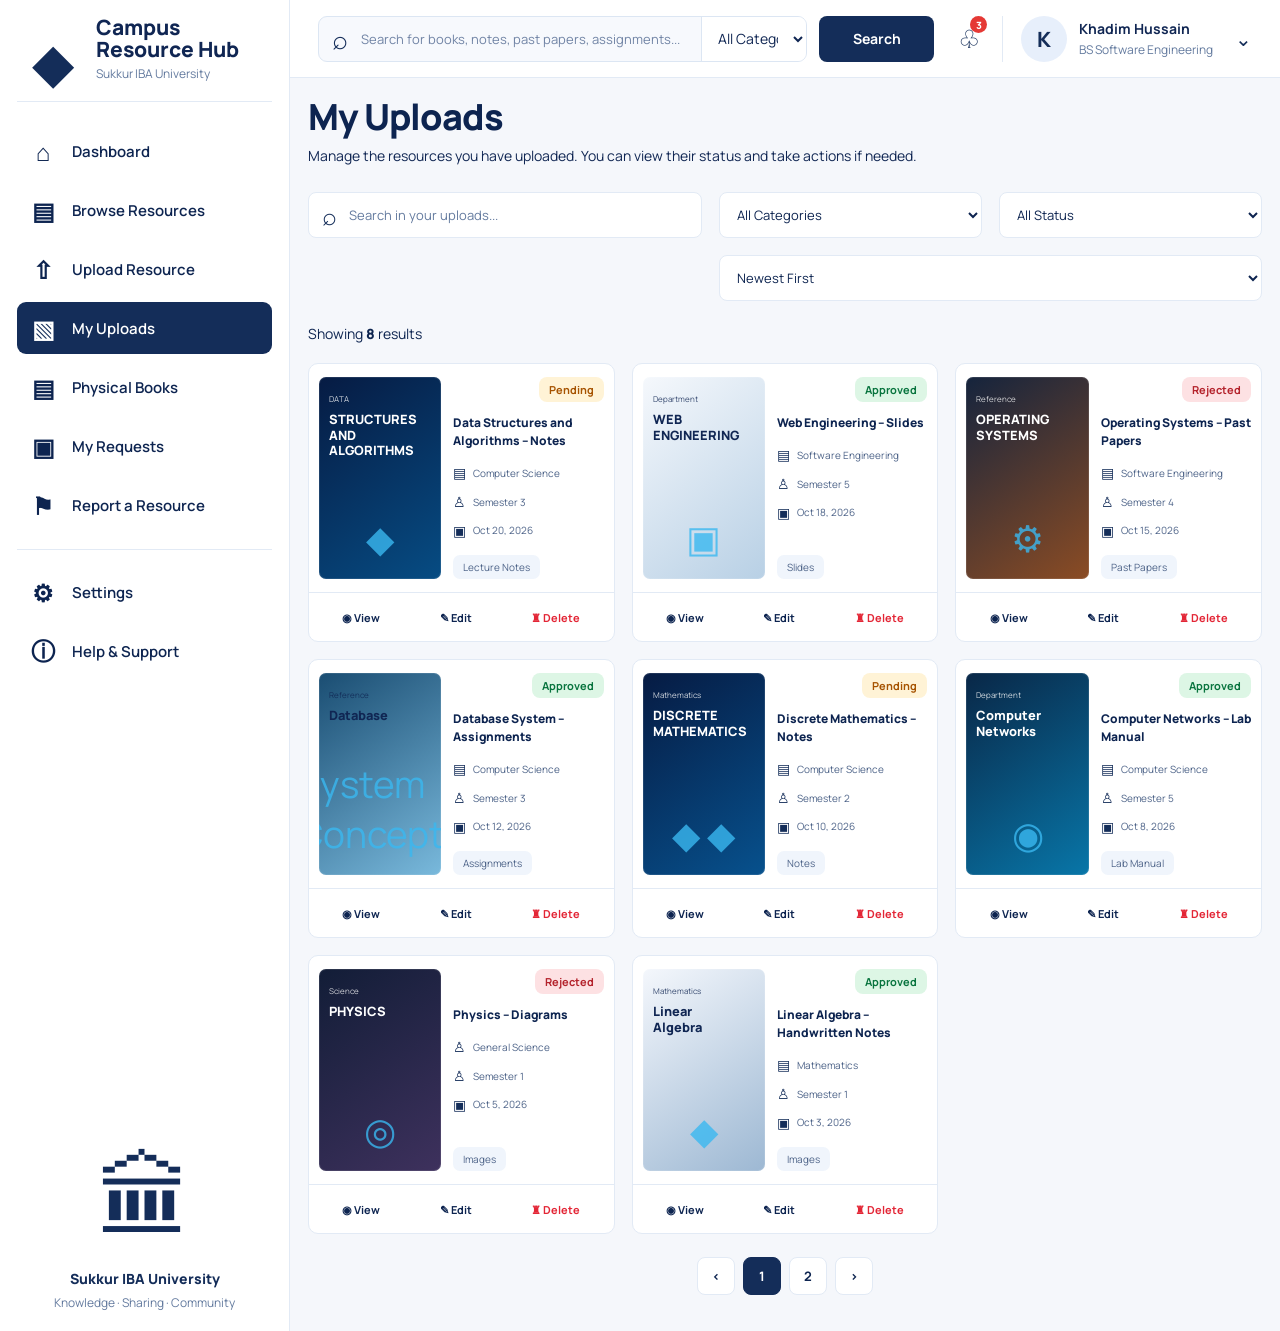
<file: my-uploads.html>
<!DOCTYPE html>
<html lang="en">
<head>
    <meta charset="UTF-8">
    <meta name="viewport" content="width=device-width, initial-scale=1.0">

    <title>My Uploads | Campus Resource Hub</title>

    <!-- Manrope Font -->
    <link rel="preconnect" href="https://fonts.googleapis.com">
    <link rel="preconnect" href="https://fonts.gstatic.com" crossorigin>
    <link href="https://fonts.googleapis.com/css2?family=Manrope:wght@400;500;600;700;800&display=swap" rel="stylesheet">

    <!-- Main Stylesheet -->
    <link rel="stylesheet" href="assets/css/style.css">
</head>

<body>

<div class="app-shell">

    <!-- Sidebar -->
    <aside class="sidebar">

        <a href="index.html" class="brand">
            <div class="brand-mark">◆</div>
            <div class="brand-copy">
                <strong>Campus<br>Resource Hub</strong>
                <small>Sukkur IBA University</small>
            </div>
        </a>

        <nav class="main-nav">

            <a href="index.html" class="nav-item">
                <span>⌂</span> Dashboard
            </a>

            <a href="browse-resources.html" class="nav-item">
                <span>▤</span> Browse Resources
            </a>

            <a href="upload-resource.html" class="nav-item">
                <span>⇧</span> Upload Resource
            </a>

            <a href="my-uploads.html" class="nav-item active">
                <span>▧</span> My Uploads
            </a>

            <a href="#" class="nav-item">
                <span>▤</span> Physical Books
            </a>

            <a href="#" class="nav-item">
                <span>▣</span> My Requests
            </a>

            <a href="#" class="nav-item">
                <span>⚑</span> Report a Resource
            </a>

        </nav>

        <div class="nav-divider"></div>

        <nav class="secondary-nav">
            <a href="#" class="nav-item">
                <span>⚙</span> Settings
            </a>

            <a href="#" class="nav-item">
                <span>ⓘ</span> Help &amp; Support
            </a>
        </nav>

        <div class="sidebar-university">
            <div class="university-building">🏛</div>
            <strong>Sukkur IBA University</strong>
            <span>Knowledge · Sharing · Community</span>
        </div>

    </aside>

    <!-- Main Content -->
    <main class="main-content">

        <!-- Header -->
        <header class="topbar">

            <div class="search-area">

                <div class="search-box">
                    <span class="search-icon">⌕</span>

                    <input
                        type="search"
                        placeholder="Search for books, notes, past papers, assignments..."
                    >

                    <select>
                        <option>All Categories</option>
                        <option>Books</option>
                        <option>Notes</option>
                        <option>Past Papers</option>
                        <option>Assignments</option>
                    </select>
                </div>

                <button class="button button-primary search-button">
                    Search
                </button>

            </div>

            <div class="topbar-actions">

                <button class="notification">
                    ♧
                    <span>3</span>
                </button>

                <div class="user-summary">
                    <div class="avatar">K</div>

                    <div>
                        <strong>Khadim Hussain</strong>
                        <small>BS Software Engineering</small>
                    </div>

                    <span class="chevron">⌄</span>
                </div>

            </div>

        </header>

        <!-- Page Content -->
        <div class="page-content my-uploads-page">

            <!-- Page Heading -->
            <section class="my-uploads-heading">

                <h1>My Uploads</h1>

                <p>
                    Manage the resources you have uploaded.
                    You can view their status and take actions if needed.
                </p>

            </section>

            <!-- Filters -->
            <section class="uploads-filters">

                <div class="uploads-search">
                    <span>⌕</span>

                    <input
                        type="search"
                        placeholder="Search in your uploads..."
                    >
                </div>

                <select>
                    <option>All Categories</option>
                    <option>Books</option>
                    <option>Notes</option>
                    <option>Past Papers</option>
                    <option>Assignments</option>
                    <option>Slides</option>
                    <option>Lab Manuals</option>
                </select>

                <select>
                    <option>All Status</option>
                    <option>Pending</option>
                    <option>Approved</option>
                    <option>Rejected</option>
                </select>

                <select>
                    <option>Newest First</option>
                    <option>Oldest First</option>
                    <option>Title A-Z</option>
                </select>

            </section>

            <!-- Results -->
            <div class="uploads-results">
                Showing <strong>8</strong> results
            </div>

            <!-- Upload Cards -->
            <section class="my-uploads-grid">

                <!-- Card 1 -->
                <article class="my-upload-card">

                    <div class="my-upload-main">

                        <div class="upload-cover cover-dsa">
                            <small>DATA</small>
                            <strong>STRUCTURES<br>AND ALGORITHMS</strong>
                            <span>◆</span>
                        </div>

                        <div class="my-upload-details">

                            <span class="status-badge pending">
                                Pending
                            </span>

                            <h3>Data Structures and Algorithms – Notes</h3>

                            <div class="upload-detail">
                                <span>▤</span> Computer Science
                            </div>

                            <div class="upload-detail">
                                <span>♙</span> Semester 3
                            </div>

                            <div class="upload-detail">
                                <span>▣</span> Oct 20, 2026
                            </div>

                            <span class="upload-category">Lecture Notes</span>

                        </div>

                    </div>

                    <div class="upload-card-actions">
                        <a href="#">◉ View</a>
                        <a href="#">✎ Edit</a>
                        <a href="#" class="delete-action">♜ Delete</a>
                    </div>

                </article>

                <!-- Card 2 -->
                <article class="my-upload-card">

                    <div class="my-upload-main">

                        <div class="upload-cover cover-web">
                            <small>Department</small>
                            <strong>WEB<br>ENGINEERING</strong>
                            <span>▣</span>
                        </div>

                        <div class="my-upload-details">

                            <span class="status-badge approved">
                                Approved
                            </span>

                            <h3>Web Engineering – Slides</h3>

                            <div class="upload-detail">
                                <span>▤</span> Software Engineering
                            </div>

                            <div class="upload-detail">
                                <span>♙</span> Semester 5
                            </div>

                            <div class="upload-detail">
                                <span>▣</span> Oct 18, 2026
                            </div>

                            <span class="upload-category">Slides</span>

                        </div>

                    </div>

                    <div class="upload-card-actions">
                        <a href="#">◉ View</a>
                        <a href="#">✎ Edit</a>
                        <a href="#" class="delete-action">♜ Delete</a>
                    </div>

                </article>

                <!-- Card 3 -->
                <article class="my-upload-card">

                    <div class="my-upload-main">

                        <div class="upload-cover cover-os">
                            <small>Reference</small>
                            <strong>OPERATING<br>SYSTEMS</strong>
                            <span>⚙</span>
                        </div>

                        <div class="my-upload-details">

                            <span class="status-badge rejected">
                                Rejected
                            </span>

                            <h3>Operating Systems – Past Papers</h3>

                            <div class="upload-detail">
                                <span>▤</span> Software Engineering
                            </div>

                            <div class="upload-detail">
                                <span>♙</span> Semester 4
                            </div>

                            <div class="upload-detail">
                                <span>▣</span> Oct 15, 2026
                            </div>

                            <span class="upload-category">Past Papers</span>

                        </div>

                    </div>

                    <div class="upload-card-actions">
                        <a href="#">◉ View</a>
                        <a href="#">✎ Edit</a>
                        <a href="#" class="delete-action">♜ Delete</a>
                    </div>

                </article>

                <!-- Card 4 -->
                <article class="my-upload-card">

                    <div class="my-upload-main">

                        <div class="upload-cover cover-database">
                            <small>Reference</small>
                            <strong>Database</strong>
                            <span>System Concepts</span>
                        </div>

                        <div class="my-upload-details">

                            <span class="status-badge approved">
                                Approved
                            </span>

                            <h3>Database System – Assignments</h3>

                            <div class="upload-detail">
                                <span>▤</span> Computer Science
                            </div>

                            <div class="upload-detail">
                                <span>♙</span> Semester 3
                            </div>

                            <div class="upload-detail">
                                <span>▣</span> Oct 12, 2026
                            </div>

                            <span class="upload-category">Assignments</span>

                        </div>

                    </div>

                    <div class="upload-card-actions">
                        <a href="#">◉ View</a>
                        <a href="#">✎ Edit</a>
                        <a href="#" class="delete-action">♜ Delete</a>
                    </div>

                </article>

                <!-- Card 5 -->
                <article class="my-upload-card">

                    <div class="my-upload-main">

                        <div class="upload-cover cover-math">
                            <small>Mathematics</small>
                            <strong>DISCRETE<br>MATHEMATICS</strong>
                            <span>◆ ◆</span>
                        </div>

                        <div class="my-upload-details">

                            <span class="status-badge pending">
                                Pending
                            </span>

                            <h3>Discrete Mathematics – Notes</h3>

                            <div class="upload-detail">
                                <span>▤</span> Computer Science
                            </div>

                            <div class="upload-detail">
                                <span>♙</span> Semester 2
                            </div>

                            <div class="upload-detail">
                                <span>▣</span> Oct 10, 2026
                            </div>

                            <span class="upload-category">Notes</span>

                        </div>

                    </div>

                    <div class="upload-card-actions">
                        <a href="#">◉ View</a>
                        <a href="#">✎ Edit</a>
                        <a href="#" class="delete-action">♜ Delete</a>
                    </div>

                </article>

                <!-- Card 6 -->
                <article class="my-upload-card">

                    <div class="my-upload-main">

                        <div class="upload-cover cover-network">
                            <small>Department</small>
                            <strong>Computer<br>Networks</strong>
                            <span>◉</span>
                        </div>

                        <div class="my-upload-details">

                            <span class="status-badge approved">
                                Approved
                            </span>

                            <h3>Computer Networks – Lab Manual</h3>

                            <div class="upload-detail">
                                <span>▤</span> Computer Science
                            </div>

                            <div class="upload-detail">
                                <span>♙</span> Semester 5
                            </div>

                            <div class="upload-detail">
                                <span>▣</span> Oct 8, 2026
                            </div>

                            <span class="upload-category">Lab Manual</span>

                        </div>

                    </div>

                    <div class="upload-card-actions">
                        <a href="#">◉ View</a>
                        <a href="#">✎ Edit</a>
                        <a href="#" class="delete-action">♜ Delete</a>
                    </div>

                </article>

                <!-- Card 7 -->
                <article class="my-upload-card">

                    <div class="my-upload-main">

                        <div class="upload-cover cover-physics">
                            <small>Science</small>
                            <strong>PHYSICS</strong>
                            <span>◎</span>
                        </div>

                        <div class="my-upload-details">

                            <span class="status-badge rejected">
                                Rejected
                            </span>

                            <h3>Physics – Diagrams</h3>

                            <div class="upload-detail">
                                <span>♙</span> General Science
                            </div>

                            <div class="upload-detail">
                                <span>♙</span> Semester 1
                            </div>

                            <div class="upload-detail">
                                <span>▣</span> Oct 5, 2026
                            </div>

                            <span class="upload-category">Images</span>

                        </div>

                    </div>

                    <div class="upload-card-actions">
                        <a href="#">◉ View</a>
                        <a href="#">✎ Edit</a>
                        <a href="#" class="delete-action">♜ Delete</a>
                    </div>

                </article>

                <!-- Card 8 -->
                <article class="my-upload-card">

                    <div class="my-upload-main">

                        <div class="upload-cover cover-algebra">
                            <small>Mathematics</small>
                            <strong>Linear<br>Algebra</strong>
                            <span>◆</span>
                        </div>

                        <div class="my-upload-details">

                            <span class="status-badge approved">
                                Approved
                            </span>

                            <h3>Linear Algebra – Handwritten Notes</h3>

                            <div class="upload-detail">
                                <span>▤</span> Mathematics
                            </div>

                            <div class="upload-detail">
                                <span>♙</span> Semester 1
                            </div>

                            <div class="upload-detail">
                                <span>▣</span> Oct 3, 2026
                            </div>

                            <span class="upload-category">Images</span>

                        </div>

                    </div>

                    <div class="upload-card-actions">
                        <a href="#">◉ View</a>
                        <a href="#">✎ Edit</a>
                        <a href="#" class="delete-action">♜ Delete</a>
                    </div>

                </article>

            </section>

            <!-- Pagination -->
            <nav class="uploads-pagination">

                <a href="#" class="pagination-arrow">‹</a>
                <a href="#" class="pagination-number active">1</a>
                <a href="#" class="pagination-number">2</a>
                <a href="#" class="pagination-arrow">›</a>

            </nav>

        </div>

    </main>

</div>

</body>
</html>
</file>
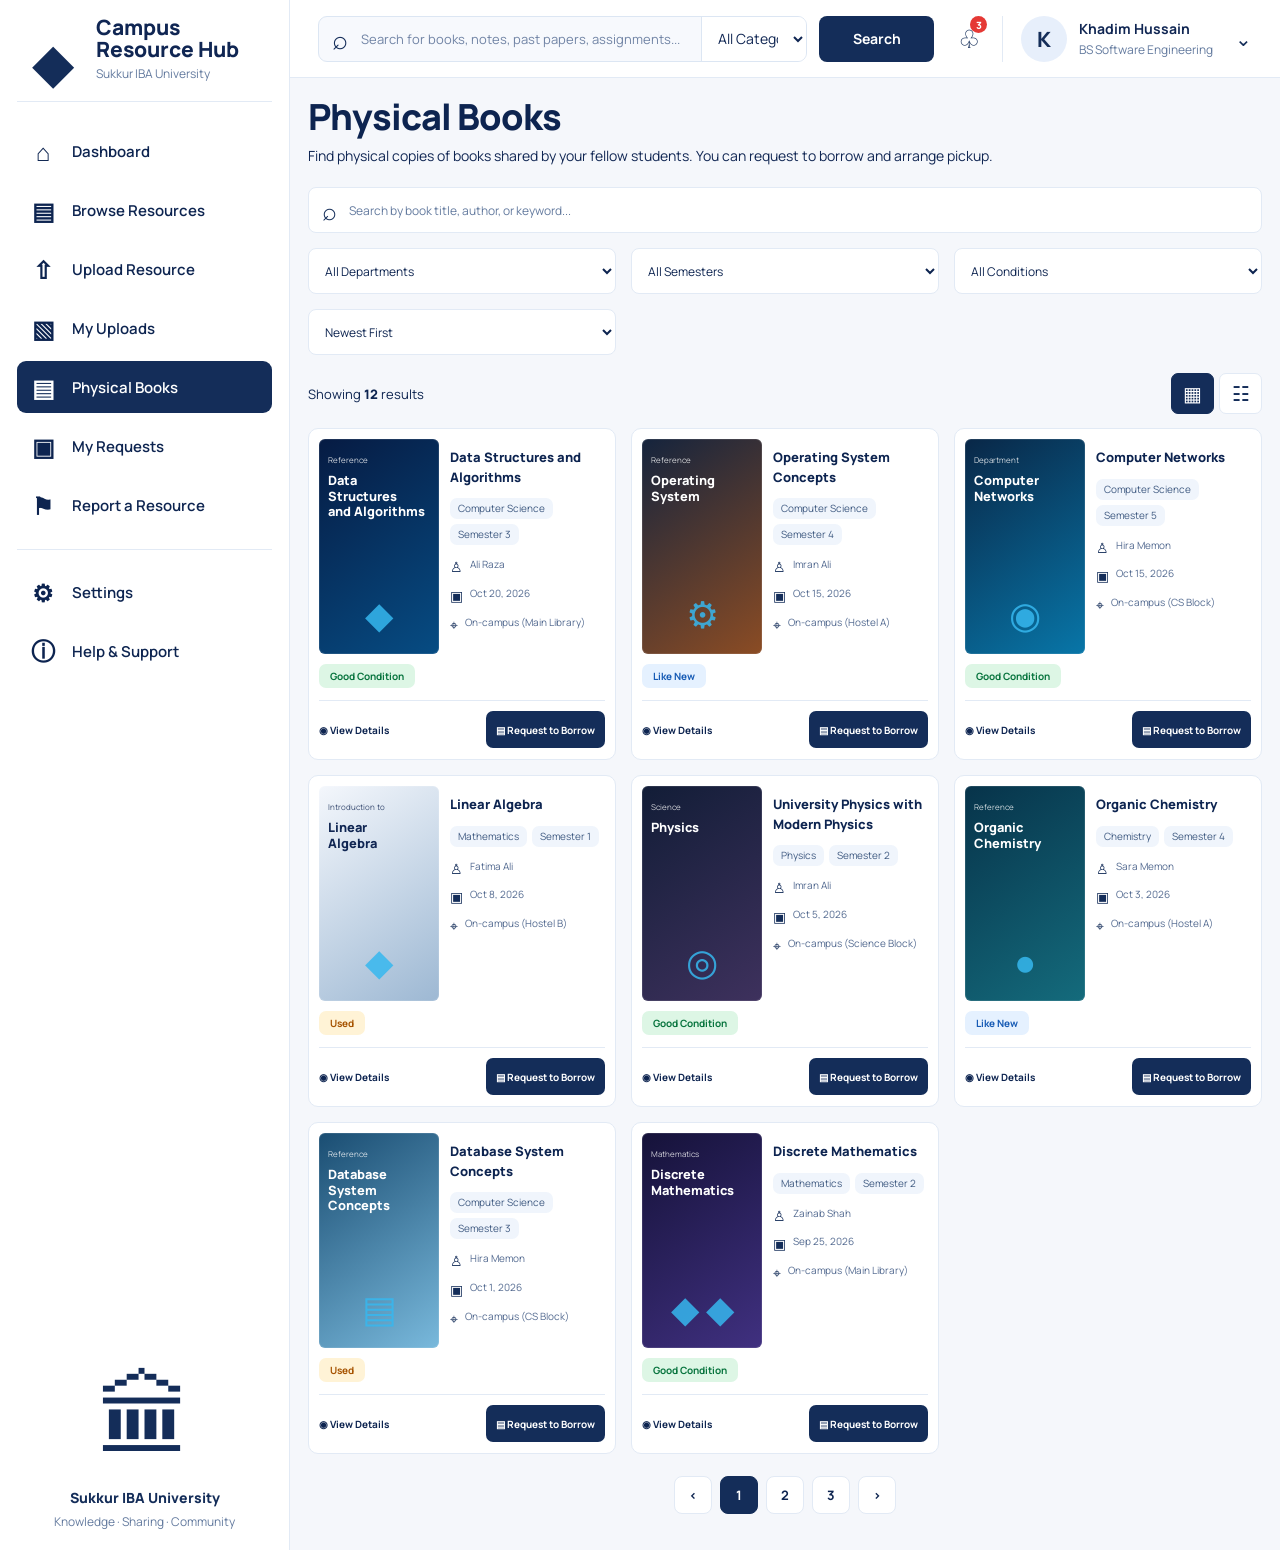
<file: physical-books.html>
<!DOCTYPE html>
<html lang="en">
<head>
    <meta charset="UTF-8">
    <meta name="viewport" content="width=device-width, initial-scale=1.0">

    <title>Physical Books | Campus Resource Hub</title>

    <!-- Manrope Font -->
    <link rel="preconnect" href="https://fonts.googleapis.com">
    <link rel="preconnect" href="https://fonts.gstatic.com" crossorigin>
    <link href="https://fonts.googleapis.com/css2?family=Manrope:wght@400;500;600;700;800&display=swap" rel="stylesheet">

    <!-- Main CSS -->
    <link rel="stylesheet" href="assets/css/style.css">
</head>

<body>

<div class="app-shell">

    <!-- Sidebar -->
    <aside class="sidebar">

        <a href="index.html" class="brand">
            <div class="brand-mark">◆</div>
            <div class="brand-copy">
                <strong>Campus<br>Resource Hub</strong>
                <small>Sukkur IBA University</small>
            </div>
        </a>

        <nav class="main-nav">

            <a href="index.html" class="nav-item">
                <span>⌂</span> Dashboard
            </a>

            <a href="browse-resources.html" class="nav-item">
                <span>▤</span> Browse Resources
            </a>

            <a href="upload-resource.html" class="nav-item">
                <span>⇧</span> Upload Resource
            </a>

            <a href="my-uploads.html" class="nav-item">
                <span>▧</span> My Uploads
            </a>

            <a href="physical-books.html" class="nav-item active">
                <span>▤</span> Physical Books
            </a>

            <a href="#" class="nav-item">
                <span>▣</span> My Requests
            </a>

            <a href="#" class="nav-item">
                <span>⚑</span> Report a Resource
            </a>

        </nav>

        <div class="nav-divider"></div>

        <nav class="secondary-nav">
            <a href="#" class="nav-item">
                <span>⚙</span> Settings
            </a>

            <a href="#" class="nav-item">
                <span>ⓘ</span> Help &amp; Support
            </a>
        </nav>

        <div class="sidebar-university">
            <div class="university-building">🏛</div>
            <strong>Sukkur IBA University</strong>
            <span>Knowledge · Sharing · Community</span>
        </div>

    </aside>

    <!-- Main Content -->
    <main class="main-content">

        <!-- Header -->
        <header class="topbar">

            <div class="search-area">

                <div class="search-box">
                    <span class="search-icon">⌕</span>

                    <input
                        type="search"
                        placeholder="Search for books, notes, past papers, assignments..."
                    >

                    <select>
                        <option>All Categories</option>
                        <option>Books</option>
                        <option>Notes</option>
                        <option>Past Papers</option>
                        <option>Assignments</option>
                    </select>
                </div>

                <button class="button button-primary search-button">
                    Search
                </button>

            </div>

            <div class="topbar-actions">

                <button class="notification">
                    ♧
                    <span>3</span>
                </button>

                <div class="user-summary">
                    <div class="avatar">K</div>

                    <div>
                        <strong>Khadim Hussain</strong>
                        <small>BS Software Engineering</small>
                    </div>

                    <span class="chevron">⌄</span>
                </div>

            </div>

        </header>

        <!-- Physical Books Page -->
        <div class="page-content physical-books-page">

            <!-- Heading -->
            <section class="physical-heading">

                <h1>Physical Books</h1>

                <p>
                    Find physical copies of books shared by your fellow students.
                    You can request to borrow and arrange pickup.
                </p>

            </section>

            <!-- Filters -->
            <section class="physical-filters">

                <div class="physical-search">
                    <span>⌕</span>

                    <input
                        type="search"
                        placeholder="Search by book title, author, or keyword..."
                    >
                </div>

                <select>
                    <option>All Departments</option>
                    <option>Computer Science</option>
                    <option>Software Engineering</option>
                    <option>Mathematics</option>
                    <option>Electrical Engineering</option>
                    <option>Business Administration</option>
                </select>

                <select>
                    <option>All Semesters</option>
                    <option>Semester 1</option>
                    <option>Semester 2</option>
                    <option>Semester 3</option>
                    <option>Semester 4</option>
                    <option>Semester 5</option>
                    <option>Semester 6</option>
                    <option>Semester 7</option>
                    <option>Semester 8</option>
                </select>

                <select>
                    <option>All Conditions</option>
                    <option>Like New</option>
                    <option>Good Condition</option>
                    <option>Used</option>
                </select>

                <select>
                    <option>Newest First</option>
                    <option>Oldest First</option>
                    <option>Title A-Z</option>
                </select>

            </section>

            <!-- Results and View Options -->
            <div class="physical-results">

                <span>Showing <strong>12</strong> results</span>

                <div class="physical-view-controls">
                    <button class="physical-view-button active" aria-label="Grid view">
                        ▦
                    </button>

                    <button class="physical-view-button" aria-label="List view">
                        ☷
                    </button>
                </div>

            </div>

            <!-- Books Grid -->
            <section class="physical-books-grid">

                <!-- Book 1 -->
                <article class="physical-book-card">

                    <div class="physical-book-main">

                        <div class="physical-cover book-dsa">
                            <small>Reference</small>
                            <strong>Data<br>Structures<br>and Algorithms</strong>
                            <span>◆</span>
                        </div>

                        <div class="physical-book-details">

                            <h3>Data Structures and Algorithms</h3>

                            <div class="book-tags">
                                <span>Computer Science</span>
                                <span>Semester 3</span>
                            </div>

                            <div class="book-detail">
                                <span>♙</span> Ali Raza
                            </div>

                            <div class="book-detail">
                                <span>▣</span> Oct 20, 2026
                            </div>

                            <div class="book-location">
                                <span>⌖</span>
                                On-campus (Main Library)
                            </div>

                        </div>

                    </div>

                    <div class="book-card-footer">
                        <span class="condition-badge good">Good Condition</span>

                        <div class="book-actions">
                            <a href="#">◉ View Details</a>
                            <a href="#" class="borrow-button">▤ Request to Borrow</a>
                        </div>
                    </div>

                </article>

                <!-- Book 2 -->
                <article class="physical-book-card">

                    <div class="physical-book-main">

                        <div class="physical-cover book-os">
                            <small>Reference</small>
                            <strong>Operating<br>System</strong>
                            <span>⚙</span>
                        </div>

                        <div class="physical-book-details">

                            <h3>Operating System Concepts</h3>

                            <div class="book-tags">
                                <span>Computer Science</span>
                                <span>Semester 4</span>
                            </div>

                            <div class="book-detail">
                                <span>♙</span> Imran Ali
                            </div>

                            <div class="book-detail">
                                <span>▣</span> Oct 15, 2026
                            </div>

                            <div class="book-location">
                                <span>⌖</span>
                                On-campus (Hostel A)
                            </div>

                        </div>

                    </div>

                    <div class="book-card-footer">
                        <span class="condition-badge like-new">Like New</span>

                        <div class="book-actions">
                            <a href="#">◉ View Details</a>
                            <a href="#" class="borrow-button">▤ Request to Borrow</a>
                        </div>
                    </div>

                </article>

                <!-- Book 3 -->
                <article class="physical-book-card">

                    <div class="physical-book-main">

                        <div class="physical-cover book-network">
                            <small>Department</small>
                            <strong>Computer<br>Networks</strong>
                            <span>◉</span>
                        </div>

                        <div class="physical-book-details">

                            <h3>Computer Networks</h3>

                            <div class="book-tags">
                                <span>Computer Science</span>
                                <span>Semester 5</span>
                            </div>

                            <div class="book-detail">
                                <span>♙</span> Hira Memon
                            </div>

                            <div class="book-detail">
                                <span>▣</span> Oct 15, 2026
                            </div>

                            <div class="book-location">
                                <span>⌖</span>
                                On-campus (CS Block)
                            </div>

                        </div>

                    </div>

                    <div class="book-card-footer">
                        <span class="condition-badge good">Good Condition</span>

                        <div class="book-actions">
                            <a href="#">◉ View Details</a>
                            <a href="#" class="borrow-button">▤ Request to Borrow</a>
                        </div>
                    </div>

                </article>

                <!-- Book 4 -->
                <article class="physical-book-card">

                    <div class="physical-book-main">

                        <div class="physical-cover book-algebra">
                            <small>Introduction to</small>
                            <strong>Linear<br>Algebra</strong>
                            <span>◆</span>
                        </div>

                        <div class="physical-book-details">

                            <h3>Linear Algebra</h3>

                            <div class="book-tags">
                                <span>Mathematics</span>
                                <span>Semester 1</span>
                            </div>

                            <div class="book-detail">
                                <span>♙</span> Fatima Ali
                            </div>

                            <div class="book-detail">
                                <span>▣</span> Oct 8, 2026
                            </div>

                            <div class="book-location">
                                <span>⌖</span>
                                On-campus (Hostel B)
                            </div>

                        </div>

                    </div>

                    <div class="book-card-footer">
                        <span class="condition-badge used">Used</span>

                        <div class="book-actions">
                            <a href="#">◉ View Details</a>
                            <a href="#" class="borrow-button">▤ Request to Borrow</a>
                        </div>
                    </div>

                </article>

                <!-- Book 5 -->
                <article class="physical-book-card">

                    <div class="physical-book-main">

                        <div class="physical-cover book-physics">
                            <small>Science</small>
                            <strong>Physics</strong>
                            <span>◎</span>
                        </div>

                        <div class="physical-book-details">

                            <h3>University Physics with Modern Physics</h3>

                            <div class="book-tags">
                                <span>Physics</span>
                                <span>Semester 2</span>
                            </div>

                            <div class="book-detail">
                                <span>♙</span> Imran Ali
                            </div>

                            <div class="book-detail">
                                <span>▣</span> Oct 5, 2026
                            </div>

                            <div class="book-location">
                                <span>⌖</span>
                                On-campus (Science Block)
                            </div>

                        </div>

                    </div>

                    <div class="book-card-footer">
                        <span class="condition-badge good">Good Condition</span>

                        <div class="book-actions">
                            <a href="#">◉ View Details</a>
                            <a href="#" class="borrow-button">▤ Request to Borrow</a>
                        </div>
                    </div>

                </article>

                <!-- Book 6 -->
                <article class="physical-book-card">

                    <div class="physical-book-main">

                        <div class="physical-cover book-chemistry">
                            <small>Reference</small>
                            <strong>Organic<br>Chemistry</strong>
                            <span>●</span>
                        </div>

                        <div class="physical-book-details">

                            <h3>Organic Chemistry</h3>

                            <div class="book-tags">
                                <span>Chemistry</span>
                                <span>Semester 4</span>
                            </div>

                            <div class="book-detail">
                                <span>♙</span> Sara Memon
                            </div>

                            <div class="book-detail">
                                <span>▣</span> Oct 3, 2026
                            </div>

                            <div class="book-location">
                                <span>⌖</span>
                                On-campus (Hostel A)
                            </div>

                        </div>

                    </div>

                    <div class="book-card-footer">
                        <span class="condition-badge like-new">Like New</span>

                        <div class="book-actions">
                            <a href="#">◉ View Details</a>
                            <a href="#" class="borrow-button">▤ Request to Borrow</a>
                        </div>
                    </div>

                </article>

                <!-- Book 7 -->
                <article class="physical-book-card">

                    <div class="physical-book-main">

                        <div class="physical-cover book-database">
                            <small>Reference</small>
                            <strong>Database<br>System<br>Concepts</strong>
                            <span>▤</span>
                        </div>

                        <div class="physical-book-details">

                            <h3>Database System Concepts</h3>

                            <div class="book-tags">
                                <span>Computer Science</span>
                                <span>Semester 3</span>
                            </div>

                            <div class="book-detail">
                                <span>♙</span> Hira Memon
                            </div>

                            <div class="book-detail">
                                <span>▣</span> Oct 1, 2026
                            </div>

                            <div class="book-location">
                                <span>⌖</span>
                                On-campus (CS Block)
                            </div>

                        </div>

                    </div>

                    <div class="book-card-footer">
                        <span class="condition-badge used">Used</span>

                        <div class="book-actions">
                            <a href="#">◉ View Details</a>
                            <a href="#" class="borrow-button">▤ Request to Borrow</a>
                        </div>
                    </div>

                </article>

                <!-- Book 8 -->
                <article class="physical-book-card">

                    <div class="physical-book-main">

                        <div class="physical-cover book-math">
                            <small>Mathematics</small>
                            <strong>Discrete<br>Mathematics</strong>
                            <span>◆ ◆</span>
                        </div>

                        <div class="physical-book-details">

                            <h3>Discrete Mathematics</h3>

                            <div class="book-tags">
                                <span>Mathematics</span>
                                <span>Semester 2</span>
                            </div>

                            <div class="book-detail">
                                <span>♙</span> Zainab Shah
                            </div>

                            <div class="book-detail">
                                <span>▣</span> Sep 25, 2026
                            </div>

                            <div class="book-location">
                                <span>⌖</span>
                                On-campus (Main Library)
                            </div>

                        </div>

                    </div>

                    <div class="book-card-footer">
                        <span class="condition-badge good">Good Condition</span>

                        <div class="book-actions">
                            <a href="#">◉ View Details</a>
                            <a href="#" class="borrow-button">▤ Request to Borrow</a>
                        </div>
                    </div>

                </article>

            </section>

            <!-- Pagination -->
            <nav class="physical-pagination">

                <a href="#" class="physical-page-arrow">‹</a>
                <a href="#" class="physical-page-number active">1</a>
                <a href="#" class="physical-page-number">2</a>
                <a href="#" class="physical-page-number">3</a>
                <a href="#" class="physical-page-arrow">›</a>

            </nav>

        </div>

    </main>

</div>

</body>
</html>
</file>
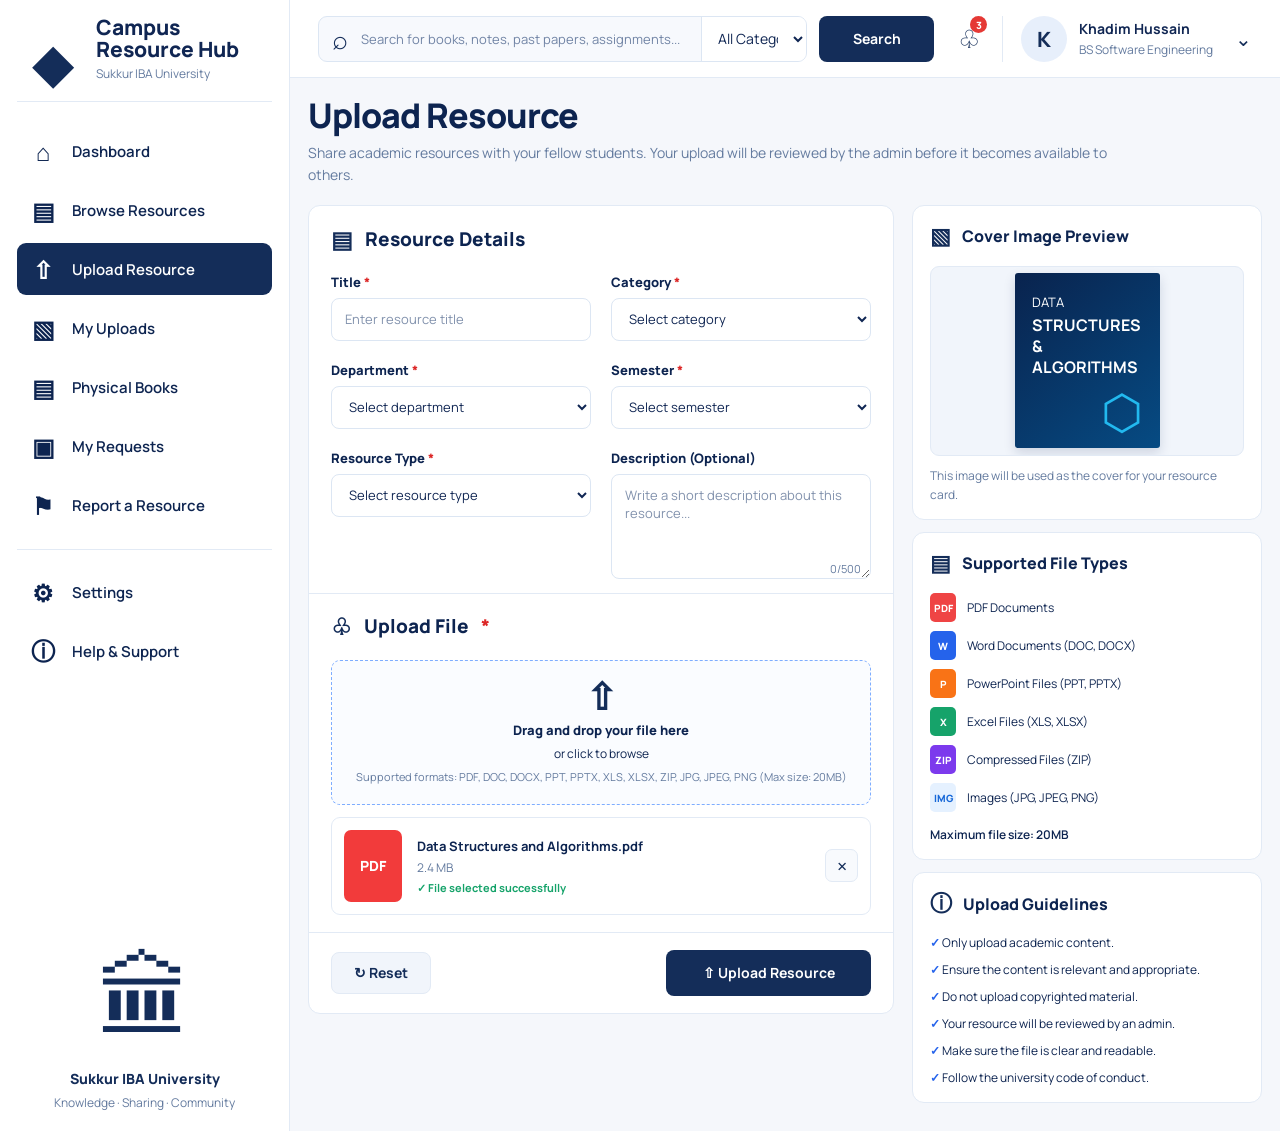
<file: upload-resource.html>
<!DOCTYPE html>
<html lang="en">
<head>
    <meta charset="UTF-8">
    <meta name="viewport" content="width=device-width, initial-scale=1.0">

    <title>Upload Resource | Campus Resource Hub</title>

    <!-- Manrope Font -->
    <link rel="preconnect" href="https://fonts.googleapis.com">
    <link rel="preconnect" href="https://fonts.gstatic.com" crossorigin>
    <link href="https://fonts.googleapis.com/css2?family=Manrope:wght@400;500;600;700;800&display=swap" rel="stylesheet">

    <!-- Main Stylesheet -->
    <link rel="stylesheet" href="assets/css/style.css">
</head>

<body>

<div class="app-shell">

    <!-- Sidebar -->
    <aside class="sidebar">

        <a href="index.html" class="brand">
            <div class="brand-mark">◆</div>
            <div class="brand-copy">
                <strong>Campus<br>Resource Hub</strong>
                <small>Sukkur IBA University</small>
            </div>
        </a>

        <nav class="main-nav">
            <a href="index.html" class="nav-item">
                <span>⌂</span> Dashboard
            </a>

            <a href="browse-resources.html" class="nav-item">
                <span>▤</span> Browse Resources
            </a>

            <a href="upload-resource.html" class="nav-item active">
                <span>⇧</span> Upload Resource
            </a>

            <a href="#" class="nav-item">
                <span>▧</span> My Uploads
            </a>

            <a href="#" class="nav-item">
                <span>▤</span> Physical Books
            </a>

            <a href="#" class="nav-item">
                <span>▣</span> My Requests
            </a>

            <a href="#" class="nav-item">
                <span>⚑</span> Report a Resource
            </a>
        </nav>

        <div class="nav-divider"></div>

        <nav class="secondary-nav">
            <a href="#" class="nav-item">
                <span>⚙</span> Settings
            </a>

            <a href="#" class="nav-item">
                <span>ⓘ</span> Help &amp; Support
            </a>
        </nav>

        <div class="sidebar-university">
            <div class="university-building">🏛</div>
            <strong>Sukkur IBA University</strong>
            <span>Knowledge · Sharing · Community</span>
        </div>

    </aside>

    <!-- Main Content -->
    <main class="main-content">

        <!-- Header -->
        <header class="topbar">

            <div class="search-area">

                <div class="search-box">
                    <span class="search-icon">⌕</span>

                    <input
                        type="search"
                        placeholder="Search for books, notes, past papers, assignments..."
                    >

                    <select>
                        <option>All Categories</option>
                        <option>Books</option>
                        <option>Notes</option>
                        <option>Past Papers</option>
                        <option>Assignments</option>
                    </select>
                </div>

                <button class="button button-primary search-button">
                    Search
                </button>

            </div>

            <div class="topbar-actions">

                <button class="notification">
                    ♧
                    <span>3</span>
                </button>

                <div class="user-summary">
                    <div class="avatar">K</div>

                    <div>
                        <strong>Khadim Hussain</strong>
                        <small>BS Software Engineering</small>
                    </div>

                    <span class="chevron">⌄</span>
                </div>

            </div>

        </header>

        <!-- Upload Page -->
        <div class="page-content upload-page">

            <div class="upload-heading">
                <h1>Upload Resource</h1>

                <p>
                    Share academic resources with your fellow students.
                    Your upload will be reviewed by the admin before it
                    becomes available to others.
                </p>
            </div>

            <div class="upload-layout">

                <!-- Main Upload Form -->
                <section class="panel upload-form-panel">

                    <form>

                        <!-- Resource Details -->
                        <div class="form-section">

                            <h2 class="form-section-heading">
                                <span>▤</span>
                                Resource Details
                            </h2>

                            <div class="form-grid">

                                <div class="form-group">
                                    <label for="title">
                                        Title <span class="required">*</span>
                                    </label>

                                    <input
                                        type="text"
                                        id="title"
                                        placeholder="Enter resource title"
                                        required
                                    >
                                </div>

                                <div class="form-group">
                                    <label for="category">
                                        Category <span class="required">*</span>
                                    </label>

                                    <select id="category" required>
                                        <option value="">Select category</option>
                                        <option>Books</option>
                                        <option>Lecture Notes</option>
                                        <option>Past Papers</option>
                                        <option>Assignments</option>
                                        <option>Slides</option>
                                        <option>Lab Manuals</option>
                                        <option>Presentations</option>
                                        <option>Other</option>
                                    </select>
                                </div>

                                <div class="form-group">
                                    <label for="department">
                                        Department <span class="required">*</span>
                                    </label>

                                    <select id="department" required>
                                        <option value="">Select department</option>
                                        <option>Computer Science</option>
                                        <option>Software Engineering</option>
                                        <option>Electrical Engineering</option>
                                        <option>Business Administration</option>
                                        <option>Mathematics</option>
                                        <option>Education</option>
                                    </select>
                                </div>

                                <div class="form-group">
                                    <label for="semester">
                                        Semester <span class="required">*</span>
                                    </label>

                                    <select id="semester" required>
                                        <option value="">Select semester</option>
                                        <option>Semester 1</option>
                                        <option>Semester 2</option>
                                        <option>Semester 3</option>
                                        <option>Semester 4</option>
                                        <option>Semester 5</option>
                                        <option>Semester 6</option>
                                        <option>Semester 7</option>
                                        <option>Semester 8</option>
                                    </select>
                                </div>

                                <div class="form-group">
                                    <label for="resource-type">
                                        Resource Type <span class="required">*</span>
                                    </label>

                                    <select id="resource-type" required>
                                        <option value="">Select resource type</option>
                                        <option>PDF Document</option>
                                        <option>Word Document</option>
                                        <option>PowerPoint Presentation</option>
                                        <option>Excel File</option>
                                        <option>Image</option>
                                        <option>Compressed File</option>
                                    </select>
                                </div>

                                <div class="form-group description-group">
                                    <label for="description">
                                        Description (Optional)
                                    </label>

                                    <textarea
                                        id="description"
                                        rows="4"
                                        maxlength="500"
                                        placeholder="Write a short description about this resource..."
                                    ></textarea>

                                    <small class="character-count">0/500</small>
                                </div>

                            </div>

                        </div>

                        <!-- Upload File -->
                        <div class="form-section file-section">

                            <h2 class="form-section-heading">
                                <span>♧</span>
                                Upload File <span class="required">*</span>
                            </h2>

                            <label class="file-drop-area" for="resource-file">

                                <div class="upload-cloud">⇧</div>

                                <strong>Drag and drop your file here</strong>

                                <span>or click to browse</span>

                                <small>
                                    Supported formats: PDF, DOC, DOCX, PPT,
                                    PPTX, XLS, XLSX, ZIP, JPG, JPEG, PNG
                                    (Max size: 20MB)
                                </small>

                                <input
                                    type="file"
                                    id="resource-file"
                                    accept=".pdf,.doc,.docx,.ppt,.pptx,.xls,.xlsx,.zip,.jpg,.jpeg,.png"
                                    hidden
                                >

                            </label>

                            <!-- Selected File Preview -->
                            <div class="selected-file">

                                <div class="selected-file-icon">PDF</div>

                                <div class="selected-file-info">
                                    <strong>Data Structures and Algorithms.pdf</strong>
                                    <span>2.4 MB</span>
                                    <small>✓ File selected successfully</small>
                                </div>

                                <button type="button" class="remove-file">
                                    ×
                                </button>

                            </div>

                        </div>

                        <!-- Form Actions -->
                        <div class="form-actions">

                            <button type="reset" class="button reset-button">
                                ↻ Reset
                            </button>

                            <button type="submit" class="button button-primary upload-submit">
                                ⇧ Upload Resource
                            </button>

                        </div>

                    </form>

                </section>

                <!-- Right Side Panels -->
                <aside class="upload-sidebar">

                    <!-- Cover Image Preview -->
                    <section class="panel side-info-panel">

                        <h2 class="side-panel-heading">
                            <span>▧</span>
                            Cover Image Preview
                        </h2>

                        <div class="cover-preview">

                            <div class="sample-book-cover">
                                <small>DATA</small>
                                <strong>STRUCTURES<br>&amp; ALGORITHMS</strong>
                                <div class="cover-design">⬡</div>
                            </div>

                        </div>

                        <p>
                            This image will be used as the cover for your
                            resource card.
                        </p>

                    </section>

                    <!-- Supported File Types -->
                    <section class="panel side-info-panel">

                        <h2 class="side-panel-heading">
                            <span>▤</span>
                            Supported File Types
                        </h2>

                        <ul class="file-type-list">

                            <li>
                                <span class="type-icon pdf-type">PDF</span>
                                PDF Documents
                            </li>

                            <li>
                                <span class="type-icon word-type">W</span>
                                Word Documents (DOC, DOCX)
                            </li>

                            <li>
                                <span class="type-icon ppt-type">P</span>
                                PowerPoint Files (PPT, PPTX)
                            </li>

                            <li>
                                <span class="type-icon excel-type">X</span>
                                Excel Files (XLS, XLSX)
                            </li>

                            <li>
                                <span class="type-icon zip-type">ZIP</span>
                                Compressed Files (ZIP)
                            </li>

                            <li>
                                <span class="type-icon image-type">IMG</span>
                                Images (JPG, JPEG, PNG)
                            </li>

                        </ul>

                        <p class="file-limit">Maximum file size: 20MB</p>

                    </section>

                    <!-- Upload Guidelines -->
                    <section class="panel side-info-panel">

                        <h2 class="side-panel-heading">
                            <span>ⓘ</span>
                            Upload Guidelines
                        </h2>

                        <ul class="guidelines-list">
                            <li>✓ Only upload academic content.</li>
                            <li>✓ Ensure the content is relevant and appropriate.</li>
                            <li>✓ Do not upload copyrighted material.</li>
                            <li>✓ Your resource will be reviewed by an admin.</li>
                            <li>✓ Make sure the file is clear and readable.</li>
                            <li>✓ Follow the university code of conduct.</li>
                        </ul>

                    </section>

                </aside>

            </div>

        </div>

    </main>

</div>

</body>
</html>
</file>
<file: assets/css/style.css>
/* =========================================
   CAMPUS RESOURCE HUB
   Dashboard Stylesheet
========================================= */

:root {
    --navy: #142D59;
    --navy-dark: #0D2450;
    --background: #F5F7FB;
    --surface: #FFFFFF;
    --text: #102653;
    --muted: #647B9F;
    --border: #E2EAF5;
    --soft-blue: #EDF4FD;

    --green: #16A36A;
    --amber: #D97706;
    --violet: #7C3AED;

    --font: 'Manrope', sans-serif;

    --radius: 12px;
}

/* General */
* {
    box-sizing: border-box;
    margin: 0;
    padding: 0;
}

body {
    background: var(--background);
    color: var(--text);
    font-family: var(--font);
    font-size: 14px;
}

a {
    color: inherit;
    text-decoration: none;
}

button,
input,
select {
    font: inherit;
}

/* Main Layout */
.app-shell {
    min-height: 100vh;
    display: grid;
    grid-template-columns: 290px minmax(0, 1fr);
}

/* Sidebar */
.sidebar {
    background: white;
    border-right: 1px solid var(--border);
    padding: 16px 17px 20px;
    display: flex;
    flex-direction: column;
    min-height: 100vh;
}

.brand {
    display: flex;
    align-items: center;
    gap: 12px;
    padding: 0 5px 19px;
    border-bottom: 1px solid var(--border);
}

.brand-mark {
    width: 62px;
    height: 52px;
    display: grid;
    place-items: center;
    color: var(--navy);
    font-size: 55px;
}

.brand-copy strong {
    display: block;
    font-size: 21px;
    line-height: 1.05;
    font-weight: 800;
}

.brand-copy small {
    display: block;
    color: var(--muted);
    margin-top: 5px;
    font-size: 12px;
}

.main-nav,
.secondary-nav {
    display: grid;
    gap: 7px;
}

.main-nav {
    padding-top: 23px;
}

.nav-item {
    display: flex;
    align-items: center;
    gap: 17px;
    min-height: 52px;
    padding: 0 14px;
    border-radius: 9px;
    color: var(--navy-dark);
    font-size: 15px;
    font-weight: 600;
    transition: 0.2s;
}

.nav-item:hover {
    background: #F0F5FC;
}

.nav-item.active {
    background: var(--navy);
    color: white;
}

.nav-icon,
.nav-item span {
    width: 24px;
    text-align: center;
    font-size: 24px;
}

.nav-divider {
    height: 1px;
    background: var(--border);
    margin: 18px 0 16px;
}

.sidebar-university {
    margin-top: auto;
    text-align: center;
    padding-top: 30px;
    color: var(--navy);
}

.university-building {
    font-size: 95px;
    margin-bottom: 8px;
}

.sidebar-university strong {
    display: block;
    font-size: 14px;
    font-weight: 800;
}

.sidebar-university span {
    display: block;
    margin-top: 6px;
    color: var(--muted);
    font-size: 12px;
}

/* Main Content */
.main-content {
    min-width: 0;
}

/* Header */
.topbar {
    height: 78px;
    background: white;
    border-bottom: 1px solid var(--border);
    display: flex;
    align-items: center;
    justify-content: space-between;
    gap: 24px;
    padding: 0 28px;
}

.search-area {
    display: flex;
    align-items: center;
    gap: 12px;
    flex: 1;
    max-width: 770px;
}

.search-box {
    height: 46px;
    display: flex;
    align-items: center;
    background: #F7F9FD;
    border: 1px solid #DCE6F3;
    border-radius: 9px;
    flex: 1;
    min-width: 0;
    overflow: hidden;
}

.search-icon {
    color: var(--navy);
    font-size: 27px;
    padding: 0 13px;
}

.search-box input {
    min-width: 0;
    flex: 1;
    border: 0;
    outline: 0;
    background: transparent;
    color: var(--text);
    font-size: 13px;
}

.search-box input::placeholder {
    color: #7184A5;
}

.search-box select {
    height: 100%;
    width: 105px;
    border: 0;
    border-left: 1px solid #DCE6F3;
    background: white;
    color: var(--text);
    padding: 0 12px;
    outline: 0;
}

/* Buttons */
.button {
    border: 0;
    border-radius: 8px;
    min-height: 42px;
    padding: 0 22px;
    font-weight: 700;
    cursor: pointer;
}

.button-primary {
    background: var(--navy);
    color: white;
}

.button-primary:hover {
    background: #203F72;
}

.search-button {
    height: 46px;
    min-width: 115px;
}

/* User Header */
.topbar-actions {
    display: flex;
    align-items: center;
    gap: 22px;
}

.notification {
    position: relative;
    border: 0;
    background: transparent;
    color: var(--navy);
    font-size: 25px;
    cursor: pointer;
}

.notification span {
    position: absolute;
    right: -7px;
    top: -5px;
    width: 17px;
    height: 17px;
    display: grid;
    place-items: center;
    background: #E53935;
    color: white;
    border-radius: 50%;
    font-size: 10px;
    font-weight: 800;
}

.user-summary {
    border-left: 1px solid var(--border);
    padding-left: 18px;
    display: flex;
    align-items: center;
    gap: 12px;
    white-space: nowrap;
}

.avatar {
    width: 46px;
    height: 46px;
    border-radius: 50%;
    display: grid;
    place-items: center;
    background: #E7EFFB;
    color: var(--navy);
    font-size: 21px;
    font-weight: 800;
}

.user-summary strong,
.user-summary small {
    display: block;
}

.user-summary strong {
    font-size: 14px;
}

.user-summary small {
    margin-top: 3px;
    color: var(--muted);
    font-size: 12px;
}

.chevron {
    margin-left: 10px;
    color: var(--navy);
    font-size: 20px;
}

/* Page Content */
.page-content {
    padding: 17px 18px 28px;
}

/* Welcome Banner */
.welcome-banner {
    min-height: 208px;
    position: relative;
    overflow: hidden;
    display: flex;
    align-items: center;
    padding: 25px 29px;
    border: 1px solid #DCE9F8;
    border-radius: 12px;
    background: linear-gradient(
        105deg,
        #EAF4FF,
        #E2EFFF 58%,
        #D8EAFF
    );
}

.welcome-copy {
    position: relative;
    z-index: 2;
}

.welcome-copy p {
    margin-bottom: 3px;
    font-size: 22px;
    font-weight: 600;
}

.welcome-copy h1 {
    margin-bottom: 8px;
    color: var(--navy);
    font-size: 42px;
    line-height: 1.15;
    font-weight: 800;
}

.welcome-copy span {
    font-size: 17px;
    line-height: 1.5;
    color: #17345F;
}

/* Campus Illustration */
.campus-art {
    position: absolute;
    right: 0;
    bottom: 0;
    width: 58%;
    height: 100%;
    overflow: hidden;
}

.campus-building {
    position: absolute;
    right: 9%;
    bottom: -10px;
    width: 65%;
    height: 82%;
    background: linear-gradient(
        110deg,
        #DBE8F4,
        #F8FBFF 48%,
        #C7D9EB
    );
    border: 2px solid #B4C9DF;
    clip-path: polygon(
        0 30%,
        48% 0,
        100% 24%,
        100% 100%,
        0 100%
    );
}

.building-label {
    position: absolute;
    top: 15%;
    left: 34%;
    font-size: 11px;
    font-weight: 800;
    color: var(--navy);
}

/* Statistics */
.stats-grid {
    display: grid;
    grid-template-columns: repeat(4, minmax(0, 1fr));
    gap: 14px;
    margin: 15px 0 16px;
}

.stat-card {
    min-height: 96px;
    display: flex;
    align-items: center;
    gap: 15px;
    padding: 15px 17px;
    background: white;
    border: 1px solid var(--border);
    border-radius: 11px;
}

.stat-icon {
    width: 58px;
    height: 58px;
    flex: 0 0 auto;
    display: grid;
    place-items: center;
    border-radius: 17px;
    font-size: 30px;
    font-weight: 700;
}

.stat-icon.blue {
    color: #2563EB;
    background: #EAF2FF;
}

.stat-icon.green {
    color: var(--green);
    background: #E9FBF3;
}

.stat-icon.amber {
    color: var(--amber);
    background: #FFF4E4;
}

.stat-icon.violet {
    color: var(--violet);
    background: #F2EBFF;
}

.stat-card strong {
    display: block;
    font-size: 27px;
    font-weight: 800;
}

.stat-card small {
    display: block;
    margin-top: 5px;
    color: var(--muted);
    font-size: 12px;
}

/* Dashboard Grid */
.dashboard-grid {
    display: grid;
    grid-template-columns: minmax(0, 1fr) 360px;
    gap: 16px;
    align-items: start;
}

.panel {
    background: white;
    border: 1px solid var(--border);
    border-radius: var(--radius);
}

/* Panel Headings */
.resources-panel {
    padding: 0 17px;
}

.panel-heading {
    min-height: 67px;
    display: flex;
    align-items: center;
    justify-content: space-between;
    gap: 12px;
    border-bottom: 1px solid #E8EEF6;
}

.panel-heading h2 {
    color: var(--navy-dark);
    font-size: 20px;
    font-weight: 800;
}

.panel-heading > a {
    color: #075BE8;
    font-weight: 700;
    white-space: nowrap;
    font-size: 13px;
}

.panel-heading.compact {
    min-height: 57px;
    border-bottom: 0;
}

.panel-heading.compact h2 {
    font-size: 17px;
}

.panel-heading.compact > a {
    font-size: 12px;
}

/* Resource Rows */
.resource-row {
    min-height: 112px;
    display: grid;
    grid-template-columns: 64px minmax(0, 1fr) 130px 120px;
    align-items: center;
    gap: 14px;
    border-bottom: 1px solid #E8EEF6;
    padding: 12px 0;
}

.resource-row:last-child {
    border-bottom: 0;
}

.file-icon {
    width: 53px;
    height: 67px;
    display: grid;
    place-items: center;
    color: white;
    border-radius: 7px;
    font-size: 14px;
    font-weight: 800;
}

.file-icon.pdf {
    background: #F23B3B;
}

.file-icon.ppt {
    background: #1475ED;
}

.file-icon.green-file {
    background: #10B981;
}

.file-icon.doc {
    background: #7C3AED;
}

.resource-info h3 {
    margin-bottom: 7px;
    color: var(--navy-dark);
    font-size: 14px;
    font-weight: 800;
}

.tags {
    display: flex;
    flex-wrap: wrap;
    gap: 7px;
}

.tags span {
    padding: 4px 10px;
    border-radius: 6px;
    background: #EDF3FB;
    color: #405B82;
    font-size: 11px;
}

.resource-info p {
    margin-top: 6px;
    color: var(--muted);
    font-size: 11px;
}

.download-count {
    color: var(--navy);
    font-size: 18px;
    white-space: nowrap;
}

.download-count span {
    color: var(--muted);
    font-size: 12px;
    margin-left: 5px;
}

.download-button {
    min-height: 42px;
    padding: 0 14px;
}

/* Right Column */
.right-column {
    display: grid;
    gap: 12px;
}

.quick-panel,
.announcements-panel,
.activity-panel {
    padding: 0 14px 14px;
}

/* Quick Access */
.quick-links {
    display: grid;
    gap: 7px;
}

.quick-links a {
    min-height: 47px;
    display: flex;
    align-items: center;
    gap: 12px;
    padding: 0 12px;
    background: #F1F6FD;
    border-radius: 8px;
    color: var(--navy-dark);
    font-size: 13px;
    font-weight: 600;
}

.quick-links a:hover {
    background: #E7F0FC;
}

.quick-links span {
    width: 28px;
    color: var(--navy);
    font-size: 23px;
}

.quick-links b {
    margin-left: auto;
    color: #075BE8;
    font-size: 19px;
}

/* Announcements */
.announcement-list,
.activity-list {
    list-style: none;
    padding: 0;
    margin: 0;
    display: grid;
    gap: 12px;
}

.announcement-list li {
    display: flex;
    align-items: flex-start;
    gap: 12px;
    color: var(--navy-dark);
    font-size: 12px;
    line-height: 1.4;
}

.announcement-list small {
    display: block;
    margin-top: 2px;
    color: var(--muted);
    font-size: 11px;
}

.dot {
    width: 11px;
    height: 11px;
    margin-top: 4px;
    flex: 0 0 auto;
    border-radius: 50%;
}

.navy-dot {
    background: var(--navy);
}

.green-dot {
    background: #10B981;
}

.orange-dot {
    background: #F59E0B;
}

/* Recent Activity */
.activity-list {
    gap: 10px;
}

.activity-list li {
    display: grid;
    grid-template-columns: 20px minmax(0, 1fr) auto;
    align-items: center;
    gap: 8px;
    color: var(--navy-dark);
    font-size: 11px;
}

.activity-icon {
    color: #075BE8;
    font-size: 17px;
    font-weight: 800;
    text-align: center;
}

.activity-list small {
    color: var(--muted);
    font-size: 10px;
    white-space: nowrap;
}

/* Responsive Design */
@media (max-width: 1250px) {

    .app-shell {
        grid-template-columns: 245px minmax(0, 1fr);
    }

    .dashboard-grid {
        grid-template-columns: minmax(0, 1fr) 310px;
    }

    .resource-row {
        grid-template-columns: 55px minmax(0, 1fr) 105px;
    }

    .download-button {
        grid-column: 2 / 4;
        justify-self: end;
        min-width: 110px;
    }

}

@media (max-width: 980px) {

    .app-shell {
        grid-template-columns: 78px minmax(0, 1fr);
    }

    .sidebar {
        padding: 15px 10px;
    }

    .brand {
        justify-content: center;
    }

    .brand-copy,
    .nav-item {
        font-size: 0;
    }

    .nav-item {
        justify-content: center;
        padding: 0;
    }

    .nav-item span {
        font-size: 23px;
    }

    .sidebar-university {
        display: none;
    }

    .dashboard-grid {
        grid-template-columns: 1fr;
    }

    .right-column {
        grid-template-columns: repeat(2, minmax(0, 1fr));
    }

    .activity-panel {
        grid-column: 1 / -1;
    }

    .stats-grid {
        grid-template-columns: repeat(2, minmax(0, 1fr));
    }

}

@media (max-width: 650px) {

    .app-shell {
        display: block;
    }

    .sidebar {
        min-height: auto;
        padding: 10px 14px;
    }

    .brand {
        justify-content: flex-start;
    }

    .brand-copy {
        display: block;
        font-size: initial;
    }

    .main-nav,
    .secondary-nav,
    .nav-divider,
    .sidebar-university {
        display: none;
    }

    .topbar {
        height: auto;
        padding: 12px 14px;
        align-items: flex-start;
        flex-direction: column;
        gap: 12px;
    }

    .search-area {
        width: 100%;
    }

    .search-box select {
        width: 65px;
    }

    .search-button {
        min-width: 78px;
        padding: 0 12px;
    }

    .topbar-actions {
        align-self: flex-end;
    }

    .page-content {
        padding: 12px;
    }

    .welcome-banner {
        min-height: 185px;
        padding: 20px;
    }

    .welcome-copy p {
        font-size: 17px;
    }

    .welcome-copy h1 {
        font-size: 28px;
    }

    .welcome-copy span {
        font-size: 13px;
    }

    .stats-grid {
        gap: 8px;
    }

    .stat-card {
        min-height: 78px;
        padding: 10px;
        gap: 9px;
    }

    .stat-icon {
        width: 42px;
        height: 42px;
        font-size: 22px;
    }

    .stat-card strong {
        font-size: 21px;
    }

    .stat-card small {
        font-size: 10px;
        white-space: normal;
    }

    .dashboard-grid {
        gap: 12px;
    }

    .resources-panel {
        padding: 0 11px;
    }

    .panel-heading h2 {
        font-size: 16px;
    }

    .resource-row {
        grid-template-columns: 45px minmax(0, 1fr);
        gap: 9px;
        padding: 13px 0;
    }

    .file-icon {
        width: 42px;
        height: 55px;
        font-size: 11px;
    }

    .resource-info {
        grid-column: 2;
    }

    .resource-info h3 {
        font-size: 12px;
    }

    .tags {
        gap: 4px;
    }

    .tags span {
        font-size: 9px;
        padding: 3px 6px;
    }

    .download-count {
        grid-column: 2;
        font-size: 15px;
    }

    .download-button {
        grid-column: 2;
        justify-self: start;
        min-height: 36px;
    }

    .right-column {
        grid-template-columns: 1fr;
    }

    .activity-panel {
        grid-column: auto;
    }

    .user-summary {
        padding-left: 10px;
        gap: 7px;
    }

    .user-summary strong {
        font-size: 12px;
    }

    .user-summary small {
        font-size: 10px;
    }

    .avatar {
        width: 36px;
        height: 36px;
    }

    .chevron {
        display: none;
    }

}



/* =========================================
   BROWSE RESOURCES PAGE
========================================= */

.browse-page {
    padding-top: 15px;
}

/* Page Heading */
.browse-heading {
    margin-bottom: 19px;
}

.browse-heading h1 {
    color: var(--navy-dark);
    font-size: 36px;
    font-weight: 800;
    letter-spacing: -1px;
    margin-bottom: 3px;
}

.browse-heading p {
    color: var(--text);
    font-size: 14px;
}

/* Filter Panel */
.filter-panel {
    background: white;
    border: 1px solid var(--border);
    border-radius: 10px;
    padding: 7px;
    margin-bottom: 14px;
}

.resource-search {
    height: 45px;
    display: flex;
    align-items: center;
    gap: 12px;
    padding: 0 12px;
    border: 1px solid var(--border);
    border-radius: 7px;
    margin-bottom: 13px;
}

.resource-search span {
    color: var(--navy);
    font-size: 25px;
}

.resource-search input {
    flex: 1;
    min-width: 0;
    border: 0;
    outline: 0;
    background: transparent;
    color: var(--text);
    font-family: var(--font);
    font-size: 13px;
}

.resource-search input::placeholder {
    color: var(--muted);
}

/* Filter Controls */
.filter-controls {
    display: grid;
    grid-template-columns: repeat(4, minmax(0, 1fr)) auto;
    gap: 14px;
    align-items: end;
}

.filter-group {
    display: flex;
    flex-direction: column;
    gap: 5px;
}

.filter-group label {
    color: var(--navy-dark);
    font-size: 12px;
    font-weight: 700;
}

.filter-group select {
    width: 100%;
    height: 41px;
    padding: 0 11px;
    border: 1px solid var(--border);
    border-radius: 7px;
    outline: none;
    background: white;
    color: var(--text);
    font-family: var(--font);
    font-size: 12px;
}

.filter-group select:focus {
    border-color: var(--navy);
}

/* View Controls */
.view-controls {
    display: flex;
    gap: 5px;
}

.view-button {
    width: 43px;
    height: 41px;
    border: 1px solid var(--border);
    border-radius: 7px;
    background: white;
    color: var(--navy);
    font-size: 20px;
    cursor: pointer;
}

.view-button.active {
    background: var(--navy);
    color: white;
    border-color: var(--navy);
}

/* Results Heading */
.results-heading {
    display: flex;
    align-items: center;
    justify-content: space-between;
    margin: 15px 0 13px;
    color: var(--navy-dark);
    font-size: 13px;
}

.results-heading strong {
    font-weight: 800;
}

/* Resource Grid */
.resource-grid {
    display: grid;
    grid-template-columns: repeat(4, minmax(0, 1fr));
    gap: 17px;
}

.resource-card {
    min-width: 0;
    overflow: hidden;
    background: white;
    border: 1px solid var(--border);
    border-radius: 10px;
    transition: transform .2s ease, box-shadow .2s ease;
}

.resource-card:hover {
    transform: translateY(-3px);
    box-shadow: 0 7px 20px rgba(20, 45, 89, .08);
}

/* Resource Cover */
.resource-cover {
    height: 135px;
    position: relative;
    overflow: hidden;
    display: flex;
    align-items: flex-start;
    padding: 17px;
    color: white;
}

.cover-content {
    position: relative;
    z-index: 2;
}

.cover-content small {
    display: block;
    margin-bottom: 9px;
    font-size: 8px;
    opacity: .75;
}

.cover-content h2 {
    font-size: 21px;
    line-height: 1.08;
    font-weight: 800;
    letter-spacing: -.6px;
}

.cover-content p {
    margin-top: 7px;
    font-size: 10px;
    opacity: .85;
}

.cover-decoration {
    position: absolute;
    right: 10px;
    bottom: 12px;
    color: rgba(65, 166, 231, .35);
    font-size: 44px;
    transform: rotate(-15deg);
}

/* Cover Variations */
.cover-dsa {
    background:
        radial-gradient(circle at 80% 75%, #0872ad 0 4%, transparent 5%),
        linear-gradient(130deg, #061b43, #063c70);
}

.cover-web {
    color: #102653;
    background:
        linear-gradient(120deg, rgba(255,255,255,.95), rgba(208,224,239,.88)),
        #dce9f5;
}

.cover-web .cover-content p {
    color: #345273;
}

.cover-os {
    background:
        radial-gradient(circle at 78% 65%, #d66b20 0 4%, transparent 5%),
        linear-gradient(120deg, #101c35, #713419);
}

.cover-database {
    background:
        radial-gradient(circle at 80% 65%, #3c9bd0 0 7%, transparent 8%),
        linear-gradient(120deg, #123653, #07517e);
}

.cover-math {
    background:
        linear-gradient(135deg, #061b43, #123f73);
}

.cover-network {
    background:
        radial-gradient(circle at 75% 60%, #1782b7, transparent 35%),
        linear-gradient(120deg, #092747, #075079);
}

.cover-physics {
    background:
        radial-gradient(circle at 70% 60%, #ff9b27, transparent 13%),
        linear-gradient(120deg, #151b29, #452019);
}

.cover-algebra {
    color: #102653;
    background:
        linear-gradient(125deg, #ffffff 0%, #e4ebf4 55%, #8da8c3 100%);
}

.cover-algebra .cover-content p {
    color: #345273;
}

/* File Labels */
.file-label {
    position: absolute;
    left: 0;
    bottom: 0;
    padding: 5px 12px;
    color: white;
    font-size: 11px;
    font-weight: 800;
    border-radius: 0 6px 0 0;
}

.pdf-label {
    background: #ef3333;
}

.ppt-label {
    background: #1475ed;
}

.doc-label {
    background: #10a879;
}

/* Bookmark */
.bookmark-button {
    position: absolute;
    top: 8px;
    right: 8px;
    width: 34px;
    height: 35px;
    border: 0;
    border-radius: 7px;
    background: white;
    color: var(--navy);
    font-size: 20px;
    cursor: pointer;
}

/* Resource Card Body */
.resource-card-body {
    padding: 10px 11px 12px;
}

.resource-card-body h3 {
    min-height: 38px;
    margin-bottom: 6px;
    color: var(--navy-dark);
    font-size: 13px;
    font-weight: 800;
    line-height: 1.4;
}

.resource-card-body .tags {
    gap: 5px;
    margin-bottom: 13px;
}

.resource-card-body .tags span {
    padding: 4px 8px;
    font-size: 10px;
}

/* Resource Metadata */
.resource-meta {
    display: flex;
    justify-content: space-between;
    align-items: center;
    gap: 5px;
    color: var(--muted);
    font-size: 10px;
    white-space: nowrap;
}

.resource-footer {
    margin-top: 11px;
    padding-top: 9px;
    border-top: 1px solid #edf1f7;
    color: var(--navy);
    font-size: 11px;
}

/* Pagination */
.pagination {
    display: flex;
    justify-content: center;
    align-items: center;
    gap: 7px;
    margin: 19px 0 5px;
}

.page-number,
.page-arrow {
    width: 36px;
    height: 36px;
    display: grid;
    place-items: center;
    background: white;
    border: 1px solid var(--border);
    border-radius: 7px;
    color: var(--navy);
    font-size: 13px;
    font-weight: 600;
}

.page-number:hover,
.page-arrow:hover {
    background: var(--soft-blue);
}

.page-number.active {
    background: var(--navy);
    color: white;
    border-color: var(--navy);
}

/* Browse Page Responsive */
@media (max-width: 1250px) {
    .resource-grid {
        grid-template-columns: repeat(3, minmax(0, 1fr));
    }

    .filter-controls {
        grid-template-columns: repeat(2, minmax(0, 1fr));
    }

    .view-controls {
        grid-column: 1 / -1;
        justify-content: flex-end;
    }
}

@media (max-width: 850px) {
    .resource-grid {
        grid-template-columns: repeat(2, minmax(0, 1fr));
    }

    .browse-heading h1 {
        font-size: 29px;
    }

    .resource-meta {
        flex-wrap: wrap;
    }
}

@media (max-width: 650px) {
    .browse-heading h1 {
        font-size: 25px;
    }

    .browse-heading p {
        font-size: 12px;
        line-height: 1.6;
    }

    .filter-controls {
        grid-template-columns: 1fr;
    }

    .view-controls {
        grid-column: auto;
    }

    .resource-grid {
        grid-template-columns: 1fr;
    }

    .resource-cover {
        height: 160px;
    }

    .resource-card-body h3 {
        min-height: auto;
    }

    .resource-meta {
        font-size: 11px;
    }
}

/* =========================================
   UPLOAD RESOURCE PAGE
========================================= */

.upload-page {
    padding-top: 14px;
}

.upload-heading {
    margin-bottom: 18px;
}

.upload-heading h1 {
    color: var(--navy-dark);
    font-size: 34px;
    font-weight: 800;
    letter-spacing: -1px;
    margin-bottom: 4px;
}

.upload-heading p {
    max-width: 800px;
    color: var(--muted);
    font-size: 14px;
    line-height: 1.6;
}

/* Main Layout */
.upload-layout {
    display: grid;
    grid-template-columns: minmax(0, 1fr) 350px;
    gap: 18px;
    align-items: start;
}

.upload-form-panel {
    overflow: hidden;
}

/* Form Sections */
.form-section {
    padding: 17px 22px;
    border-bottom: 1px solid var(--border);
}

.form-section-heading {
    display: flex;
    align-items: center;
    gap: 12px;
    margin-bottom: 18px;
    color: var(--navy-dark);
    font-size: 19px;
    font-weight: 800;
}

.form-section-heading > span:first-child {
    color: var(--navy);
    font-size: 23px;
}

.required {
    color: #DC2626;
}

/* Form Grid */
.form-grid {
    display: grid;
    grid-template-columns: repeat(2, minmax(0, 1fr));
    gap: 20px;
}

.form-group {
    position: relative;
    display: flex;
    flex-direction: column;
    gap: 7px;
    min-width: 0;
}

.form-group label {
    color: var(--navy-dark);
    font-size: 13px;
    font-weight: 800;
}

.form-group input,
.form-group select,
.form-group textarea {
    width: 100%;
    border: 1px solid #DCE6F3;
    border-radius: 8px;
    padding: 0 13px;
    background: white;
    color: var(--text);
    font-family: var(--font);
    font-size: 13px;
    outline: none;
}

.form-group input,
.form-group select {
    height: 43px;
}

.form-group textarea {
    min-height: 105px;
    resize: vertical;
    padding-top: 11px;
}

.form-group input::placeholder,
.form-group textarea::placeholder {
    color: #8292AD;
}

.form-group input:focus,
.form-group select:focus,
.form-group textarea:focus {
    border-color: var(--navy);
}

.description-group {
    grid-column: 2;
    grid-row: 3;
}

.character-count {
    align-self: flex-end;
    margin-top: -25px;
    margin-right: 10px;
    color: var(--muted);
    font-size: 11px;
    pointer-events: none;
}

/* File Upload Section */
.file-section {
    padding-top: 16px;
}

.file-drop-area {
    min-height: 145px;
    display: flex;
    flex-direction: column;
    justify-content: center;
    align-items: center;
    gap: 6px;
    padding: 17px;
    border: 1.5px dashed #7EADFF;
    border-radius: 9px;
    background: #FAFCFF;
    text-align: center;
    cursor: pointer;
    transition: background .2s ease;
}

.file-drop-area:hover {
    background: #F0F6FF;
}

.upload-cloud {
    color: var(--navy);
    font-size: 37px;
    font-weight: 800;
    line-height: 1;
}

.file-drop-area strong {
    color: var(--navy-dark);
    font-size: 13px;
    font-weight: 800;
}

.file-drop-area > span {
    color: var(--navy-dark);
    font-size: 12px;
}

.file-drop-area small {
    color: var(--muted);
    font-size: 11px;
    line-height: 1.6;
}

/* Selected File */
.selected-file {
    display: flex;
    align-items: center;
    gap: 15px;
    margin-top: 12px;
    padding: 12px;
    border: 1px solid var(--border);
    border-radius: 9px;
    background: #fff;
}

.selected-file-icon {
    width: 58px;
    height: 72px;
    display: grid;
    place-items: center;
    flex-shrink: 0;
    border-radius: 7px;
    background: #F23B3B;
    color: white;
    font-size: 14px;
    font-weight: 800;
}

.selected-file-info {
    min-width: 0;
    display: flex;
    flex-direction: column;
    gap: 4px;
}

.selected-file-info strong {
    color: var(--navy-dark);
    font-size: 13px;
    overflow-wrap: anywhere;
}

.selected-file-info span {
    color: var(--muted);
    font-size: 12px;
}

.selected-file-info small {
    color: var(--green);
    font-size: 11px;
    font-weight: 700;
}

.remove-file {
    width: 33px;
    height: 33px;
    margin-left: auto;
    flex-shrink: 0;
    border: 1px solid var(--border);
    border-radius: 7px;
    background: #F8FAFD;
    color: var(--navy);
    font-size: 21px;
    cursor: pointer;
}

/* Form Actions */
.form-actions {
    display: flex;
    align-items: center;
    justify-content: space-between;
    gap: 12px;
    padding: 17px 22px;
}

.reset-button {
    background: #F1F5FB;
    border: 1px solid var(--border);
    color: var(--navy);
}

.upload-submit {
    min-width: 205px;
    min-height: 46px;
}

/* Right Sidebar */
.upload-sidebar {
    display: grid;
    gap: 12px;
}

.side-info-panel {
    padding: 15px 17px;
}

.side-panel-heading {
    display: flex;
    align-items: center;
    gap: 11px;
    margin-bottom: 15px;
    color: var(--navy-dark);
    font-size: 16px;
    font-weight: 800;
}

.side-panel-heading span {
    color: var(--navy);
    font-size: 22px;
}

/* Cover Preview */
.cover-preview {
    height: 190px;
    display: grid;
    place-items: center;
    overflow: hidden;
    background: #F1F5FB;
    border: 1px solid var(--border);
    border-radius: 9px;
}

.sample-book-cover {
    width: 145px;
    height: 175px;
    display: flex;
    flex-direction: column;
    padding: 20px 17px;
    background: linear-gradient(140deg, #09234E, #064B83);
    color: white;
    border-radius: 3px;
    box-shadow: 0 5px 12px rgba(13, 36, 80, .15);
}

.sample-book-cover small {
    font-size: 13px;
}

.sample-book-cover strong {
    margin-top: 4px;
    font-size: 16px;
    line-height: 1.3;
}

.cover-design {
    margin-top: auto;
    color: #22B9EF;
    text-align: right;
    font-size: 48px;
}

.side-info-panel > p {
    margin-top: 10px;
    color: var(--muted);
    font-size: 12px;
    line-height: 1.6;
}

/* Supported File Types */
.file-type-list {
    list-style: none;
    display: grid;
    gap: 9px;
    padding: 0;
}

.file-type-list li {
    display: flex;
    align-items: center;
    gap: 11px;
    color: var(--navy-dark);
    font-size: 12px;
}

.type-icon {
    width: 26px;
    height: 29px;
    display: grid;
    place-items: center;
    flex-shrink: 0;
    border-radius: 5px;
    color: white;
    font-size: 10px;
    font-weight: 800;
}

.pdf-type {
    background: #EF4444;
}

.word-type {
    background: #2563EB;
}

.ppt-type {
    background: #F97316;
}

.excel-type {
    background: #16A36A;
}

.zip-type {
    background: #7C3AED;
}

.image-type {
    background: #60A5FA;
}

.file-limit {
    margin-top: 13px !important;
    color: var(--navy-dark) !important;
    font-weight: 600;
}

/* Upload Guidelines */
.guidelines-list {
    display: grid;
    gap: 9px;
    list-style: none;
    padding: 0;
}

.guidelines-list li {
    color: var(--navy-dark);
    font-size: 12px;
    line-height: 1.5;
}

.guidelines-list li::first-letter {
    color: #2563EB;
    font-weight: 800;
}

/* Responsive Design */
@media (max-width: 1150px) {
    .upload-layout {
        grid-template-columns: minmax(0, 1fr) 300px;
        gap: 12px;
    }

    .form-section {
        padding-left: 15px;
        padding-right: 15px;
    }

    .form-grid {
        gap: 15px;
    }
}

@media (max-width: 850px) {
    .upload-layout {
        grid-template-columns: 1fr;
    }

    .upload-sidebar {
        grid-template-columns: repeat(2, minmax(0, 1fr));
    }

    .upload-sidebar > :last-child {
        grid-column: 1 / -1;
    }
}

@media (max-width: 650px) {
    .upload-heading h1 {
        font-size: 26px;
    }

    .upload-heading p {
        font-size: 12px;
    }

    .form-grid {
        grid-template-columns: 1fr;
    }

    .description-group {
        grid-column: auto;
        grid-row: auto;
    }

    .upload-sidebar {
        grid-template-columns: 1fr;
    }

    .upload-sidebar > :last-child {
        grid-column: auto;
    }

    .form-actions {
        padding: 14px;
    }

    .upload-submit {
        min-width: 0;
        padding: 0 13px;
    }

    .selected-file {
        gap: 9px;
    }
}



/* =========================================
   MY UPLOADS PAGE
========================================= */

.my-uploads-page {
    padding-top: 14px;
}

/* Page Heading */
.my-uploads-heading {
    margin-bottom: 25px;
}

.my-uploads-heading h1 {
    color: var(--navy-dark);
    font-size: 36px;
    font-weight: 800;
    letter-spacing: -1px;
    margin-bottom: 4px;
}

.my-uploads-heading p {
    color: var(--text);
    font-size: 14px;
    line-height: 1.6;
}

/* Filters */
.uploads-filters {
    display: grid;
    grid-template-columns: 1.7fr 1fr 1fr 1fr;
    gap: 17px;
    margin-bottom: 23px;
}

.uploads-search {
    height: 46px;
    display: flex;
    align-items: center;
    gap: 12px;
    padding: 0 13px;
    background: white;
    border: 1px solid var(--border);
    border-radius: 8px;
}

.uploads-search span {
    color: var(--navy);
    font-size: 25px;
}

.uploads-search input {
    width: 100%;
    min-width: 0;
    border: 0;
    outline: 0;
    background: transparent;
    color: var(--text);
    font-family: var(--font);
    font-size: 13px;
}

.uploads-search input::placeholder {
    color: var(--muted);
}

.uploads-filters > select {
    height: 46px;
    width: 100%;
    padding: 0 13px;
    border: 1px solid var(--border);
    border-radius: 8px;
    outline: none;
    background: white;
    color: var(--navy-dark);
    font-family: var(--font);
    font-size: 13px;
}

.uploads-filters > select:focus {
    border-color: var(--navy);
}

/* Results */
.uploads-results {
    margin-bottom: 20px;
    color: var(--navy-dark);
    font-size: 14px;
}

.uploads-results strong {
    font-weight: 800;
}

/* Upload Cards Grid */
.my-uploads-grid {
    display: grid;
    grid-template-columns: repeat(4, minmax(0, 1fr));
    gap: 17px;
    align-items: stretch;
}

/* Card */
.my-upload-card {
    min-width: 0;
    display: flex;
    flex-direction: column;
    overflow: hidden;
    background: white;
    border: 1px solid var(--border);
    border-radius: 10px;
    transition: box-shadow .2s ease, transform .2s ease;
}

.my-upload-card:hover {
    transform: translateY(-2px);
    box-shadow: 0 6px 18px rgba(20, 45, 89, .07);
}

/* Card Main */
.my-upload-main {
    min-height: 228px;
    display: grid;
    grid-template-columns: 43% minmax(0, 1fr);
    gap: 12px;
    padding: 13px 10px;
}

/* Cover Designs */
.upload-cover {
    position: relative;
    min-width: 0;
    min-height: 190px;
    overflow: hidden;
    display: flex;
    flex-direction: column;
    padding: 16px 10px;
    border-radius: 7px;
    color: white;
    box-shadow: inset 0 0 0 1px rgba(255,255,255,.1);
}

.upload-cover small {
    display: block;
    margin-bottom: 8px;
    font-size: 8px;
    opacity: .8;
}

.upload-cover strong {
    position: relative;
    z-index: 1;
    font-size: clamp(12px, 1vw, 16px);
    line-height: 1.2;
    font-weight: 800;
    overflow-wrap: anywhere;
}

.upload-cover > span {
    margin-top: auto;
    align-self: center;
    color: rgba(57, 184, 240, .8);
    font-size: 37px;
}

.cover-dsa {
    background: linear-gradient(145deg, #061B43, #064C83);
}

.cover-web {
    color: #102653;
    background: linear-gradient(140deg, #F5F8FC, #B8D0E5);
}

.cover-os {
    background: linear-gradient(145deg, #111B32, #813C1B);
}

.cover-database {
    color: #102653;
    background: linear-gradient(145deg, #EAF0F7, #A5C2D9);
}

.cover-math {
    background: linear-gradient(145deg, #061B43, #07518D);
}

.cover-network {
    background: linear-gradient(145deg, #092747, #0876A8);
}

.cover-physics {
    background: linear-gradient(145deg, #171B27, #51251D);
}

.cover-algebra {
    color: #102653;
    background: linear-gradient(145deg, #F5F8FC, #9DB8D3);
}

/* Card Details */
.my-upload-details {
    min-width: 0;
    display: flex;
    flex-direction: column;
    align-items: flex-start;
}

.status-badge {
    align-self: flex-end;
    padding: 5px 10px;
    margin-bottom: 12px;
    border-radius: 8px;
    font-size: 11px;
    font-weight: 700;
    white-space: nowrap;
}

.status-badge.pending {
    color: #A65300;
    background: #FFF3D6;
}

.status-badge.approved {
    color: #08743E;
    background: #DDF6E5;
}

.status-badge.rejected {
    color: #B4232C;
    background: #FDE1E3;
}

.my-upload-details h3 {
    margin-bottom: 13px;
    color: var(--navy-dark);
    font-size: 12px;
    font-weight: 800;
    line-height: 1.5;
    overflow-wrap: anywhere;
}

.upload-detail {
    display: flex;
    align-items: center;
    gap: 7px;
    margin-bottom: 9px;
    color: #4D6388;
    font-size: 10px;
    line-height: 1.4;
    overflow-wrap: anywhere;
}

.upload-detail span {
    color: var(--navy);
    font-size: 14px;
    flex-shrink: 0;
}

.upload-category {
    margin-top: auto;
    padding: 5px 10px;
    border-radius: 7px;
    background: #F0F5FC;
    color: #4D6388;
    font-size: 10px;
}

/* Card Actions */
.upload-card-actions {
    min-height: 49px;
    display: flex;
    align-items: center;
    justify-content: space-around;
    gap: 5px;
    padding: 8px 6px;
    margin-top: auto;
    border-top: 1px solid var(--border);
}

.upload-card-actions a {
    display: inline-flex;
    align-items: center;
    gap: 5px;
    color: var(--navy-dark);
    font-size: 11px;
    font-weight: 700;
    white-space: nowrap;
}

.upload-card-actions a:hover {
    color: #2563EB;
}

.upload-card-actions .delete-action {
    color: #E32636;
}

/* Pagination */
.uploads-pagination {
    display: flex;
    justify-content: center;
    align-items: center;
    gap: 8px;
    margin: 23px 0 8px;
}

.pagination-number,
.pagination-arrow {
    width: 38px;
    height: 38px;
    display: grid;
    place-items: center;
    border: 1px solid var(--border);
    border-radius: 8px;
    background: white;
    color: var(--navy-dark);
    font-size: 13px;
    font-weight: 700;
}

.pagination-number:hover,
.pagination-arrow:hover {
    background: var(--soft-blue);
}

.pagination-number.active {
    background: var(--navy);
    border-color: var(--navy);
    color: white;
}

/* Responsive */
@media (max-width: 1350px) {
    .my-uploads-grid {
        grid-template-columns: repeat(3, minmax(0, 1fr));
    }

    .uploads-filters {
        grid-template-columns: 1.5fr 1fr 1fr;
    }

    .uploads-filters > select:last-child {
        grid-column: 2 / 4;
    }
}

@media (max-width: 1000px) {
    .my-uploads-grid {
        grid-template-columns: repeat(2, minmax(0, 1fr));
    }

    .uploads-filters {
        grid-template-columns: repeat(2, minmax(0, 1fr));
    }

    .uploads-filters > select:last-child {
        grid-column: auto;
    }
}

@media (max-width: 650px) {
    .my-uploads-heading h1 {
        font-size: 27px;
    }

    .my-uploads-heading p {
        font-size: 12px;
    }

    .uploads-filters {
        grid-template-columns: 1fr;
        gap: 9px;
    }

    .my-uploads-grid {
        grid-template-columns: 1fr;
        gap: 13px;
    }

    .my-upload-main {
        grid-template-columns: 115px minmax(0, 1fr);
        min-height: 190px;
    }

    .upload-cover {
        min-height: 165px;
    }

    .upload-cover strong {
        font-size: 15px;
    }

    .my-upload-details h3 {
        font-size: 13px;
    }

    .upload-detail {
        font-size: 11px;
    }

    .upload-card-actions a {
        font-size: 12px;
    }
}


/* =========================================
   PHYSICAL BOOKS PAGE
========================================= */

.physical-books-page {
    padding-top: 14px;
}

/* Heading */
.physical-heading {
    margin-bottom: 20px;
}

.physical-heading h1 {
    color: var(--navy-dark);
    font-size: 36px;
    font-weight: 800;
    letter-spacing: -1px;
    margin-bottom: 4px;
}

.physical-heading p {
    color: var(--text);
    font-size: 14px;
    line-height: 1.6;
}

/* Filters */
.physical-filters {
    display: grid;
    grid-template-columns: 1.9fr 1fr 1fr .85fr .85fr;
    gap: 15px;
    margin-bottom: 17px;
}

.physical-search {
    height: 46px;
    display: flex;
    align-items: center;
    gap: 12px;
    padding: 0 13px;
    background: white;
    border: 1px solid var(--border);
    border-radius: 8px;
}

.physical-search span {
    color: var(--navy);
    font-size: 25px;
}

.physical-search input {
    width: 100%;
    min-width: 0;
    border: 0;
    outline: none;
    background: transparent;
    color: var(--text);
    font-family: var(--font);
    font-size: 12px;
}

.physical-search input::placeholder {
    color: var(--muted);
}

.physical-filters > select {
    width: 100%;
    height: 46px;
    padding: 0 12px;
    border: 1px solid var(--border);
    border-radius: 8px;
    outline: none;
    background: white;
    color: var(--navy-dark);
    font-family: var(--font);
    font-size: 12px;
}

.physical-filters > select:focus {
    border-color: var(--navy);
}

/* Results and View Controls */
.physical-results {
    min-height: 43px;
    display: flex;
    align-items: center;
    justify-content: space-between;
    margin-bottom: 13px;
    color: var(--navy-dark);
    font-size: 13px;
}

.physical-results strong {
    font-weight: 800;
}

.physical-view-controls {
    display: flex;
    gap: 5px;
}

.physical-view-button {
    width: 43px;
    height: 41px;
    border: 1px solid var(--border);
    border-radius: 7px;
    background: white;
    color: var(--navy);
    font-size: 20px;
    cursor: pointer;
}

.physical-view-button.active {
    background: var(--navy);
    border-color: var(--navy);
    color: white;
}

/* Books Grid */
.physical-books-grid {
    display: grid;
    grid-template-columns: repeat(4, minmax(0, 1fr));
    gap: 15px;
    align-items: stretch;
}

/* Book Card */
.physical-book-card {
    min-width: 0;
    display: flex;
    flex-direction: column;
    overflow: hidden;
    background: white;
    border: 1px solid var(--border);
    border-radius: 10px;
    transition: transform .2s ease, box-shadow .2s ease;
}

.physical-book-card:hover {
    transform: translateY(-2px);
    box-shadow: 0 6px 18px rgba(20, 45, 89, .07);
}

/* Book Main Content */
.physical-book-main {
    display: grid;
    grid-template-columns: 42% minmax(0, 1fr);
    gap: 11px;
    min-height: 235px;
    padding: 10px;
}

/* Book Covers */
.physical-cover {
    min-width: 0;
    min-height: 185px;
    position: relative;
    overflow: hidden;
    display: flex;
    flex-direction: column;
    padding: 15px 9px;
    border-radius: 6px;
    color: white;
    box-shadow: inset 0 0 0 1px rgba(255,255,255,.1);
}

.physical-cover small {
    margin-bottom: 8px;
    font-size: 8px;
    opacity: .8;
}

.physical-cover strong {
    font-size: clamp(12px, 1vw, 16px);
    line-height: 1.2;
    font-weight: 800;
    overflow-wrap: anywhere;
}

.physical-cover > span {
    margin-top: auto;
    align-self: center;
    color: rgba(54, 183, 239, .85);
    font-size: 37px;
}

.book-dsa {
    background: linear-gradient(145deg, #061B43, #064C83);
}

.book-os {
    background: linear-gradient(145deg, #15243D, #8B4C24);
}

.book-network {
    background: linear-gradient(145deg, #092747, #0876A8);
}

.book-algebra {
    color: #102653;
    background: linear-gradient(145deg, #F4F7FC, #9DB8D3);
}

.book-physics {
    background: linear-gradient(145deg, #121D37, #3E315D);
}

.book-chemistry {
    background: linear-gradient(145deg, #07334A, #146B7C);
}

.book-database {
    background: linear-gradient(145deg, #1A4D72, #79B9DC);
}

.book-math {
    background: linear-gradient(145deg, #151239, #403080);
}

/* Book Details */
.physical-book-details {
    min-width: 0;
    display: flex;
    flex-direction: column;
    align-items: flex-start;
    padding-top: 9px;
}

.physical-book-details h3 {
    margin-bottom: 11px;
    color: var(--navy-dark);
    font-size: 13px;
    font-weight: 800;
    line-height: 1.5;
    overflow-wrap: anywhere;
}

/* Book Tags */
.book-tags {
    display: flex;
    flex-wrap: wrap;
    gap: 5px;
    margin-bottom: 12px;
}

.book-tags span {
    padding: 4px 8px;
    border-radius: 7px;
    background: #F0F5FC;
    color: #405B82;
    font-size: 10px;
    line-height: 1.3;
}

/* Book Metadata */
.book-detail,
.book-location {
    display: flex;
    align-items: flex-start;
    gap: 7px;
    margin-bottom: 9px;
    color: #536A90;
    font-size: 10px;
    line-height: 1.4;
    overflow-wrap: anywhere;
}

.book-detail span,
.book-location span {
    color: var(--navy);
    font-size: 14px;
    flex-shrink: 0;
}

/* Condition */
.condition-badge {
    display: inline-flex;
    align-items: center;
    width: fit-content;
    padding: 5px 11px;
    border-radius: 7px;
    font-size: 10px;
    font-weight: 700;
}

.condition-badge.good {
    background: #DDF6E5;
    color: #08743E;
}

.condition-badge.like-new {
    background: #E5F1FF;
    color: #175BB5;
}

.condition-badge.used {
    background: #FFF3D6;
    color: #A65300;
}

/* Book Footer */
.book-card-footer {
    display: flex;
    flex-direction: column;
    gap: 12px;
    padding: 0 10px 11px;
    margin-top: auto;
}

.book-actions {
    display: flex;
    align-items: center;
    justify-content: space-between;
    gap: 7px;
    padding-top: 10px;
    border-top: 1px solid var(--border);
}

.book-actions a {
    display: inline-flex;
    align-items: center;
    justify-content: center;
    gap: 5px;
    color: var(--navy-dark);
    font-size: 10px;
    font-weight: 700;
    white-space: nowrap;
}

.book-actions a:hover {
    color: #2563EB;
}

.book-actions .borrow-button {
    min-height: 37px;
    padding: 0 10px;
    border-radius: 7px;
    background: var(--navy);
    color: white;
}

.book-actions .borrow-button:hover {
    background: #203F72;
    color: white;
}

/* Pagination */
.physical-pagination {
    display: flex;
    justify-content: center;
    align-items: center;
    gap: 8px;
    margin: 22px 0 8px;
}

.physical-page-number,
.physical-page-arrow {
    width: 38px;
    height: 38px;
    display: grid;
    place-items: center;
    border: 1px solid var(--border);
    border-radius: 8px;
    background: white;
    color: var(--navy-dark);
    font-size: 13px;
    font-weight: 700;
}

.physical-page-number:hover,
.physical-page-arrow:hover {
    background: var(--soft-blue);
}

.physical-page-number.active {
    background: var(--navy);
    border-color: var(--navy);
    color: white;
}

/* Responsive */
@media (max-width: 1400px) {
    .physical-books-grid {
        grid-template-columns: repeat(3, minmax(0, 1fr));
    }

    .physical-filters {
        grid-template-columns: repeat(3, minmax(0, 1fr));
    }

    .physical-search {
        grid-column: 1 / -1;
    }
}

@media (max-width: 1000px) {
    .physical-books-grid {
        grid-template-columns: repeat(2, minmax(0, 1fr));
    }

    .physical-filters {
        grid-template-columns: repeat(2, minmax(0, 1fr));
    }

    .physical-search {
        grid-column: 1 / -1;
    }
}

@media (max-width: 650px) {
    .physical-heading h1 {
        font-size: 27px;
    }

    .physical-heading p {
        font-size: 12px;
    }

    .physical-filters {
        grid-template-columns: 1fr;
        gap: 9px;
    }

    .physical-books-grid {
        grid-template-columns: 1fr;
        gap: 13px;
    }

    .physical-book-main {
        grid-template-columns: 115px minmax(0, 1fr);
        min-height: 190px;
    }

    .physical-cover {
        min-height: 165px;
    }

    .physical-cover strong {
        font-size: 16px;
    }

    .physical-book-details h3 {
        font-size: 14px;
    }

    .book-detail,
    .book-location {
        font-size: 11px;
    }

    .book-actions a {
        font-size: 11px;
    }
}



/* =========================================
   MY REQUESTS PAGE
========================================= */

.my-requests-page {
    padding-top: 14px;
}

/* Page Heading */
.requests-heading {
    margin-bottom: 24px;
}

.requests-heading h1 {
    color: var(--navy-dark);
    font-size: 36px;
    font-weight: 800;
    letter-spacing: -1px;
    margin-bottom: 4px;
}

.requests-heading p {
    color: var(--text);
    font-size: 14px;
    line-height: 1.6;
}

/* Toolbar */
.request-toolbar {
    display: flex;
    align-items: center;
    justify-content: space-between;
    gap: 15px;
    margin-bottom: 17px;
}

.request-tabs {
    display: flex;
    align-items: center;
    flex-wrap: wrap;
    gap: 10px;
}

.request-tab {
    min-height: 45px;
    display: inline-flex;
    align-items: center;
    justify-content: center;
    gap: 7px;
    padding: 0 14px;
    border: 1px solid var(--border);
    border-radius: 8px;
    background: white;
    color: var(--navy-dark);
    font-family: var(--font);
    font-size: 12px;
    font-weight: 600;
    white-space: nowrap;
    cursor: pointer;
}

.request-tab.active {
    background: var(--navy);
    border-color: var(--navy);
    color: white;
}

.tab-icon {
    font-size: 18px;
    font-weight: 800;
}

.pending-icon {
    color: #F59E0B;
}

.approved-icon {
    color: #16A34A;
}

.rejected-icon {
    color: #DC2626;
}

.completed-icon {
    color: #647FA9;
}

.request-tab.active .tab-icon {
    color: white;
}

/* Request Search */
.request-search {
    width: 245px;
    min-width: 200px;
    height: 45px;
    display: flex;
    align-items: center;
    gap: 10px;
    padding: 0 13px;
    border: 1px solid var(--border);
    border-radius: 8px;
    background: white;
}

.request-search span {
    color: var(--navy);
    font-size: 24px;
}

.request-search input {
    width: 100%;
    min-width: 0;
    border: none;
    outline: none;
    background: transparent;
    color: var(--text);
    font-family: var(--font);
    font-size: 12px;
}

.request-search input::placeholder {
    color: var(--muted);
}

/* Request List */
.request-list {
    display: flex;
    flex-direction: column;
    gap: 0;
}

/* Request Card */
.request-card {
    min-width: 0;
    display: grid;
    grid-template-columns: 1.45fr 1fr 1fr 185px;
    align-items: center;
    gap: 17px;
    padding: 12px 17px;
    min-height: 140px;
    background: white;
    border: 1px solid var(--border);
    border-radius: 9px;
    margin-bottom: 1px;
}

.request-card:hover {
    box-shadow: 0 4px 14px rgba(20, 45, 89, .05);
}

/* Book Column */
.request-book {
    min-width: 0;
    display: grid;
    grid-template-columns: 88px minmax(0, 1fr);
    align-items: center;
    gap: 16px;
}

.request-cover {
    height: 116px;
    min-width: 0;
    display: flex;
    flex-direction: column;
    overflow: hidden;
    padding: 11px 8px;
    border-radius: 5px;
    color: white;
}

.request-cover small {
    margin-bottom: 6px;
    font-size: 7px;
    opacity: .8;
}

.request-cover strong {
    font-size: 12px;
    font-weight: 800;
    line-height: 1.2;
    overflow-wrap: anywhere;
}

.request-cover > span {
    margin-top: auto;
    align-self: center;
    color: rgba(54, 183, 239, .85);
    font-size: 25px;
}

.cover-os {
    background: linear-gradient(145deg, #15243D, #8B4C24);
}

.cover-algebra {
    color: #102653;
    background: linear-gradient(145deg, #F4F7FC, #9DB8D3);
}

.cover-database {
    background: linear-gradient(145deg, #1A4D72, #79B9DC);
}

.cover-physics {
    background: linear-gradient(145deg, #121D37, #3E315D);
}

.cover-chemistry {
    background: linear-gradient(145deg, #07334A, #146B7C);
}

/* Book Information */
.request-book-info {
    min-width: 0;
}

.request-book-info h3 {
    margin-bottom: 9px;
    color: var(--navy-dark);
    font-size: 13px;
    font-weight: 800;
    line-height: 1.4;
    overflow-wrap: anywhere;
}

.request-meta {
    display: flex;
    align-items: flex-start;
    gap: 9px;
    margin-bottom: 8px;
    color: #526A91;
    font-size: 12px;
    line-height: 1.4;
    overflow-wrap: anywhere;
}

.request-meta span {
    flex-shrink: 0;
    color: var(--navy);
    font-size: 15px;
}

/* Owner Column */
.request-owner {
    min-width: 0;
    min-height: 92px;
    display: flex;
    flex-direction: column;
    justify-content: center;
    padding-left: 17px;
    border-left: 1px solid var(--border);
}

.owner-name {
    display: flex;
    align-items: center;
    gap: 10px;
    margin-bottom: 10px;
    color: var(--navy-dark);
    font-size: 13px;
}

.owner-name strong {
    overflow-wrap: anywhere;
}

.owner-avatar {
    width: 35px;
    height: 35px;
    display: grid;
    place-items: center;
    flex-shrink: 0;
    border-radius: 50%;
    background: #DCEBFF;
    color: #2563EB;
    font-size: 15px;
    font-weight: 800;
}

/* Status Column */
.request-status-area {
    min-width: 0;
    min-height: 92px;
    display: flex;
    flex-direction: column;
    justify-content: center;
    padding-left: 17px;
    border-left: 1px solid var(--border);
}

.request-status {
    width: fit-content;
    display: inline-flex;
    align-items: center;
    gap: 9px;
    padding: 7px 11px;
    border-radius: 8px;
    margin-bottom: 8px;
    font-size: 13px;
    font-weight: 800;
}

.request-status > span {
    font-size: 19px;
    line-height: 1;
}

.pending-status {
    background: #FFF3D6;
    color: #B85B00;
}

.approved-status {
    background: #DDF6E5;
    color: #08743E;
}

.rejected-status {
    background: #FDE1E3;
    color: #B4232C;
}

.returned-status {
    background: #E2F0FF;
    color: #1261C9;
}

.completed-status {
    background: #EDF1F8;
    color: #526A91;
}

.request-status-area p {
    color: #526A91;
    font-size: 12px;
    line-height: 1.5;
}

/* Actions */
.request-actions {
    display: flex;
    flex-direction: column;
    justify-content: center;
    gap: 7px;
}

.request-actions a {
    min-height: 40px;
    display: flex;
    align-items: center;
    justify-content: center;
    padding: 7px 10px;
    border: 1px solid #6D9EFF;
    border-radius: 7px;
    color: var(--navy);
    background: white;
    font-size: 12px;
    font-weight: 700;
    text-align: center;
    white-space: nowrap;
    transition: background .2s ease;
}

.request-actions a:hover {
    background: var(--soft-blue);
}

.request-actions .request-cancel-button {
    border-color: #F87171;
    color: #DC2626;
}

.request-actions .request-cancel-button:hover {
    background: #FFF1F2;
}

.request-actions .request-received-button {
    border-color: var(--navy);
    background: var(--navy);
    color: white;
}

.request-actions .request-received-button:hover {
    background: #203F72;
}

/* Pagination */
.requests-pagination {
    display: flex;
    justify-content: center;
    align-items: center;
    gap: 8px;
    margin: 16px 0 8px;
}

.requests-page-number,
.requests-page-arrow {
    width: 40px;
    height: 40px;
    display: grid;
    place-items: center;
    border: 1px solid var(--border);
    border-radius: 8px;
    background: white;
    color: var(--navy-dark);
    font-size: 13px;
    font-weight: 700;
}

.requests-page-number.active {
    background: var(--navy);
    border-color: var(--navy);
    color: white;
}

.requests-page-number:hover,
.requests-page-arrow:hover {
    background: var(--soft-blue);
}

/* Responsive */
@media (max-width: 1250px) {
    .request-toolbar {
        align-items: flex-start;
        flex-direction: column;
    }

    .request-search {
        width: 100%;
    }

    .request-card {
        grid-template-columns: 1.3fr 1fr 1fr 155px;
        gap: 10px;
    }

    .request-book {
        grid-template-columns: 72px minmax(0, 1fr);
        gap: 10px;
    }

    .request-cover {
        height: 105px;
    }

    .request-owner,
    .request-status-area {
        padding-left: 10px;
    }
}

@media (max-width: 950px) {
    .request-card {
        grid-template-columns: 1fr 1fr;
        gap: 15px;
    }

    .request-owner,
    .request-status-area {
        border-left: none;
        padding-left: 0;
    }

    .request-actions {
        flex-direction: row;
        flex-wrap: wrap;
    }

    .request-actions a {
        flex: 1;
    }
}

@media (max-width: 650px) {
    .requests-heading h1 {
        font-size: 27px;
    }

    .requests-heading p {
        font-size: 12px;
    }

    .request-tabs {
        width: 100%;
        display: grid;
        grid-template-columns: repeat(2, minmax(0, 1fr));
    }

    .request-tab {
        padding: 0 8px;
        font-size: 11px;
    }

    .request-card {
        grid-template-columns: 1fr;
        gap: 13px;
        padding: 13px;
    }

    .request-book {
        grid-template-columns: 85px minmax(0, 1fr);
    }

    .request-cover {
        height: 112px;
    }

    .request-owner {
        padding: 10px 0;
        border-top: 1px solid var(--border);
    }

    .request-status-area {
        padding: 10px 0;
        border-top: 1px solid var(--border);
    }

    .request-actions {
        flex-direction: column;
    }

    .request-actions a {
        width: 100%;
    }
}



/* =========================================
   ADMIN DASHBOARD
========================================= */

.admin-dashboard-page {
    padding-top: 14px;
}

/* Heading */
.admin-heading {
    margin-bottom: 21px;
}

.admin-heading h1 {
    color: var(--navy-dark);
    font-size: 38px;
    font-weight: 800;
    letter-spacing: -1px;
    margin-bottom: 3px;
}

.admin-heading p {
    color: var(--muted);
    font-size: 15px;
}

/* Admin Sidebar */
.admin-nav {
    display: flex;
    flex-direction: column;
    gap: 5px;
}

/* Statistics */
.admin-stats-grid {
    display: grid;
    grid-template-columns: repeat(4, minmax(0, 1fr));
    gap: 14px;
    margin-bottom: 20px;
}

.admin-stat-card {
    min-height: 95px;
    display: flex;
    align-items: center;
    gap: 17px;
    padding: 14px 17px;
    border: 1px solid var(--border);
    border-radius: 9px;
    background: white;
}

.admin-stat-card .stat-icon {
    width: 62px;
    height: 62px;
    display: grid;
    place-items: center;
    flex-shrink: 0;
    border-radius: 50%;
    font-size: 32px;
    font-weight: 800;
}

.admin-stat-card > div:last-child {
    display: flex;
    flex-direction: column;
    gap: 3px;
    min-width: 0;
}

.admin-stat-card strong {
    color: var(--navy-dark);
    font-size: 27px;
    font-weight: 800;
}

.admin-stat-card span {
    color: var(--muted);
    font-size: 13px;
}

.pending-stat {
    background: #FFFCF4;
}

.pending-stat .stat-icon {
    background: #FFF2D7;
    color: #F59E0B;
}

.approved-stat {
    background: #F7FFFA;
}

.approved-stat .stat-icon {
    background: #DDF6E5;
    color: #0C9B5A;
}

.rejected-stat {
    background: #FFFAFA;
}

.rejected-stat .stat-icon {
    background: #FDE1E3;
    color: #E32636;
}

.users-stat {
    background: #F8FBFF;
}

.users-stat .stat-icon {
    background: #E2F0FF;
    color: #1768D8;
}

/* Admin Tabs */
.admin-tabs {
    display: flex;
    align-items: stretch;
    gap: 8px;
    border-bottom: 1px solid var(--border);
    margin-bottom: 17px;
}

.admin-tab {
    min-height: 53px;
    display: inline-flex;
    align-items: center;
    justify-content: center;
    gap: 10px;
    padding: 0 18px;
    border: 1px solid var(--border);
    border-bottom: none;
    border-radius: 8px 8px 0 0;
    color: var(--navy-dark);
    background: #FBFCFF;
    font-size: 13px;
    font-weight: 600;
    white-space: nowrap;
}

.admin-tab span {
    font-size: 20px;
}

.admin-tab.active {
    position: relative;
    color: var(--navy);
    background: white;
}

.admin-tab.active::after {
    content: "";
    position: absolute;
    bottom: -2px;
    left: 5px;
    right: 5px;
    height: 3px;
    border-radius: 4px;
    background: var(--navy);
}

/* Pending Panel */
.pending-resources-panel {
    overflow: hidden;
}

.pending-panel-header {
    min-height: 90px;
    display: flex;
    align-items: center;
    justify-content: space-between;
    gap: 18px;
    padding: 15px 22px;
    border-bottom: 1px solid var(--border);
}

.pending-panel-header h2 {
    color: var(--navy-dark);
    font-size: 25px;
    font-weight: 800;
    margin-bottom: 3px;
}

.pending-panel-header p {
    color: var(--muted);
    font-size: 13px;
}

.pending-filters {
    display: flex;
    align-items: center;
    gap: 12px;
}

.admin-search {
    width: 238px;
    height: 45px;
    display: flex;
    align-items: center;
    gap: 10px;
    padding: 0 12px;
    border: 1px solid var(--border);
    border-radius: 8px;
    background: white;
}

.admin-search span {
    color: var(--navy);
    font-size: 24px;
}

.admin-search input {
    width: 100%;
    min-width: 0;
    border: none;
    outline: none;
    background: transparent;
    color: var(--text);
    font-family: var(--font);
    font-size: 12px;
}

.pending-filters select {
    width: 160px;
    height: 45px;
    padding: 0 12px;
    border: 1px solid var(--border);
    border-radius: 8px;
    background: white;
    color: var(--navy-dark);
    font-family: var(--font);
    font-size: 12px;
}

/* Table */
.admin-table-wrapper {
    width: 100%;
    overflow-x: auto;
}

.admin-resources-table {
    width: 100%;
    border-collapse: collapse;
    text-align: left;
}

.admin-resources-table thead {
    background: #F8FAFD;
}

.admin-resources-table th {
    padding: 13px 10px;
    color: var(--navy-dark);
    font-size: 11px;
    font-weight: 800;
    white-space: nowrap;
}

.admin-resources-table td {
    height: 79px;
    padding: 7px 10px;
    border-top: 1px solid var(--border);
    color: #536A90;
    font-size: 12px;
    vertical-align: middle;
}

.admin-resources-table th:first-child,
.admin-resources-table td:first-child {
    padding-left: 20px;
    width: 45px;
}

.admin-resources-table input[type="checkbox"] {
    width: 16px;
    height: 16px;
    accent-color: var(--navy);
    cursor: pointer;
}

/* Resource Cell */
.admin-resource-cell {
    display: flex;
    align-items: center;
    gap: 11px;
    min-width: 170px;
}

.admin-resource-cover {
    width: 55px;
    height: 62px;
    display: grid;
    place-items: center;
    flex-shrink: 0;
    overflow: hidden;
    border-radius: 5px;
    color: white;
    font-size: 11px;
    font-weight: 800;
    text-align: center;
}

.admin-resource-cell > div:last-child {
    min-width: 0;
}

.admin-resource-cell strong,
.admin-resources-table td > strong {
    display: block;
    color: var(--navy-dark);
    font-size: 12px;
    font-weight: 700;
    line-height: 1.5;
    overflow-wrap: anywhere;
}

.admin-resource-cell small,
.admin-resources-table td small {
    display: block;
    margin-top: 2px;
    color: var(--muted);
    font-size: 11px;
    overflow-wrap: anywhere;
}

.admin-resource-cover.cover-dsa {
    background: linear-gradient(145deg, #061B43, #064C83);
}

.admin-resource-cover.cover-os {
    background: linear-gradient(145deg, #15243D, #8B4C24);
}

.admin-resource-cover.cover-algebra {
    color: #102653;
    background: linear-gradient(145deg, #F4F7FC, #9DB8D3);
}

.admin-resource-cover.cover-database {
    background: linear-gradient(145deg, #1A4D72, #79B9DC);
}

.admin-resource-cover.cover-physics {
    background: linear-gradient(145deg, #121D37, #3E315D);
}

/* Resource Type Labels */
.resource-type {
    display: inline-flex;
    align-items: center;
    gap: 6px;
    padding: 7px 10px;
    border-radius: 7px;
    font-size: 11px;
    font-weight: 700;
    white-space: nowrap;
}

.document-type {
    background: #FDE9E9;
    color: #D92323;
}

.presentation-type {
    background: #FFF1DD;
    color: #C75C00;
}

.compressed-type {
    background: #F2E9FF;
    color: #7B22D4;
}

.image-type {
    background: #E5F1FF;
    color: #1768D8;
}

/* Action Buttons */
.admin-action-buttons {
    display: flex;
    align-items: center;
    gap: 7px;
}

.admin-action-buttons button {
    width: 38px;
    height: 39px;
    display: grid;
    place-items: center;
    border: none;
    border-radius: 7px;
    font-family: var(--font);
    font-size: 21px;
    font-weight: 800;
    cursor: pointer;
}

.approve-action {
    background: #0CA66A;
    color: white;
}

.reject-action {
    background: #EF3038;
    color: white;
}

.view-action {
    border: 1px solid var(--border) !important;
    background: #F2F6FC;
    color: var(--navy);
}

.admin-action-buttons button:hover {
    filter: brightness(.94);
}

/* Table Footer */
.admin-table-footer {
    min-height: 75px;
    display: flex;
    align-items: center;
    justify-content: space-between;
    gap: 15px;
    padding: 12px 22px;
    border-top: 1px solid var(--border);
}

.admin-table-footer p {
    color: var(--muted);
    font-size: 13px;
}

.admin-pagination {
    display: flex;
    align-items: center;
    gap: 8px;
}

.admin-pagination a {
    width: 39px;
    height: 39px;
    display: grid;
    place-items: center;
    border: 1px solid var(--border);
    border-radius: 8px;
    background: white;
    color: var(--navy-dark);
    font-size: 13px;
    font-weight: 700;
}

.admin-pagination a.active {
    background: var(--navy);
    border-color: var(--navy);
    color: white;
}

.admin-pagination a:hover {
    background: var(--soft-blue);
}

.admin-pagination a.active:hover {
    background: var(--navy);
}

/* Responsive */
@media (max-width: 1250px) {
    .admin-stats-grid {
        grid-template-columns: repeat(2, minmax(0, 1fr));
    }

    .pending-panel-header {
        align-items: flex-start;
        flex-direction: column;
    }

    .pending-filters {
        width: 100%;
    }

    .admin-search {
        flex: 1;
    }
}

@media (max-width: 900px) {
    .admin-tabs {
        overflow-x: auto;
    }

    .admin-tab {
        padding: 0 12px;
    }
}

@media (max-width: 650px) {
    .admin-heading h1 {
        font-size: 28px;
    }

    .admin-heading p {
        font-size: 12px;
    }

    .admin-stats-grid {
        grid-template-columns: 1fr;
    }

    .admin-stat-card {
        min-height: 78px;
    }

    .pending-filters {
        flex-direction: column;
        align-items: stretch;
    }

    .admin-search,
    .pending-filters select {
        width: 100%;
    }

    .admin-table-footer {
        align-items: flex-start;
        flex-direction: column;
    }

    .admin-pagination {
        flex-wrap: wrap;
    }
}
</file>
